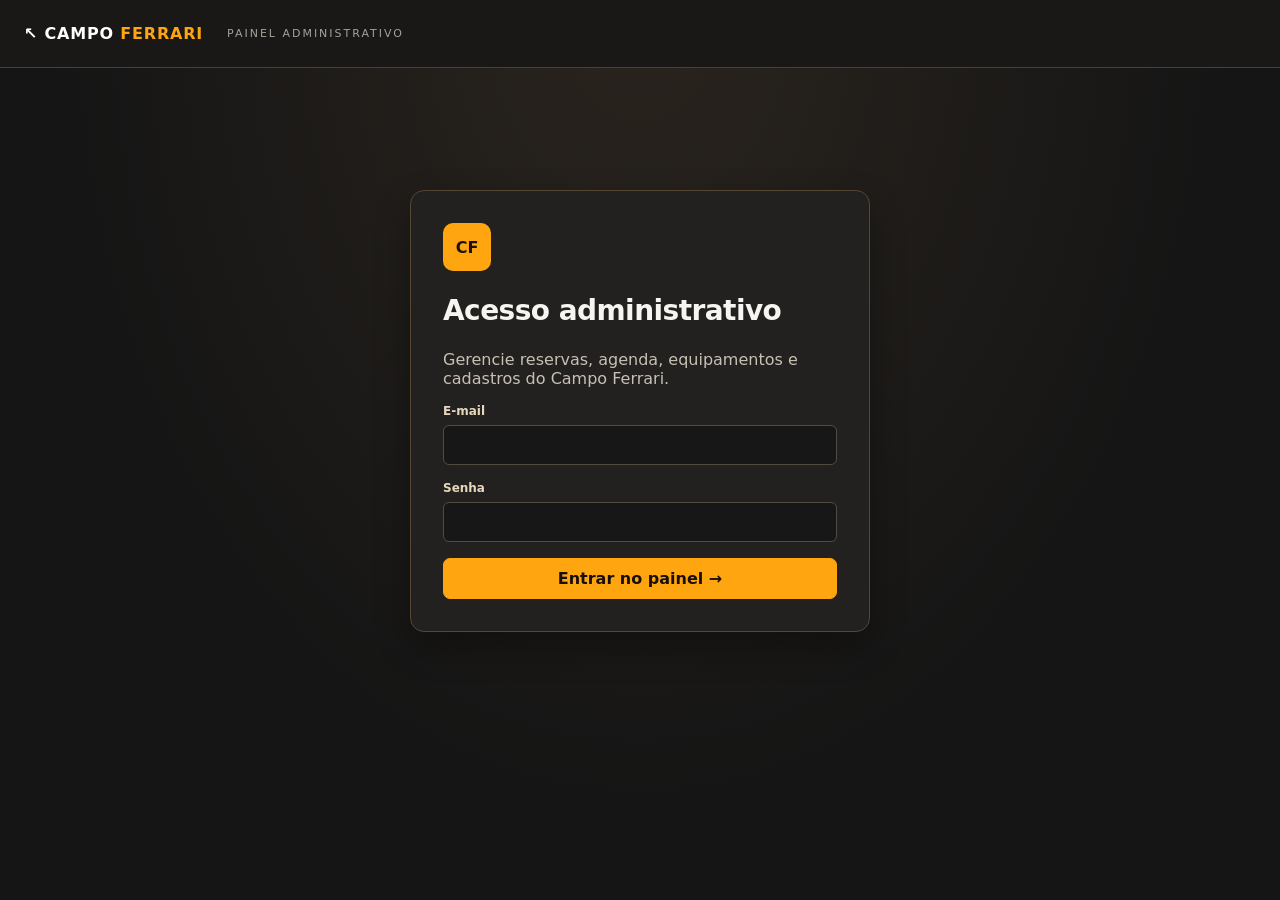
<file: maintenance/admin/index.html>
<!doctype html>
<html lang="pt-BR"><head><meta charset="utf-8"><meta name="viewport" content="width=device-width,initial-scale=1"><meta name="robots" content="noindex,nofollow"><title>Administração | Campo Ferrari</title><link rel="icon" href="/favicon.svg"><link rel="stylesheet" href="/admin/admin.css?v=20261023-whatsapp-divulgacao-1"><style>
:root{font-family:Inter,system-ui,-apple-system,Segoe UI,sans-serif;color:#f6f5f2;background:#151515;font-synthesis:none}*{box-sizing:border-box}body{margin:0;min-height:100vh;background:radial-gradient(ellipse at top,#2a241e 0,transparent 65%),#151515}button,input,select,textarea{font:inherit}button{cursor:pointer;border:1px solid #5b5143;background:#282624;color:#fff;border-radius:7px;padding:10px 16px}button:hover{border-color:#ffa510}button.primary{background:#ffa510;color:#181008;border-color:#ffa510;font-weight:800}button.danger{border-color:#b95858;color:#ffd4d4}.top{height:68px;padding:0 max(24px,calc((100vw - 1260px)/2));display:flex;align-items:center;gap:24px;border-bottom:1px solid #494037;background:#191817}.top span{font-size:11px;letter-spacing:.18em;color:#a5a099}.top #logout{margin-left:auto}.brand{text-decoration:none;color:#fff;font-weight:800;letter-spacing:.05em}.brand b{color:#ffa510}main{max-width:1260px;margin:auto;padding:32px 24px 75px}.login-card{max-width:460px;margin:10vh auto;padding:32px;background:#23211f;border-radius:14px;border:1px solid #554733;box-shadow:0 15px 35px #0005}.login-card .mark{width:48px;height:48px;display:grid;place-items:center;background:#ffa510;color:#1d1205;font-weight:1000;border-radius:10px}.login-card h1{font-size:28px}.login-card p,.intro p,.pane p{color:#c7c0b4}.login-card small{display:block;color:#c7c0b4;margin-top:20px;line-height:1.6}.login-card form{display:grid;gap:16px}label{font-size:12px;font-weight:700;color:#e7d8bd;display:flex;flex-direction:column;gap:7px}input,select,textarea{color:#f6f5f2;padding:12px 13px;border-radius:6px;background:#171717;border:1px solid #524b42;min-width:0;width:100%}input:focus,select:focus{outline:2px solid #ffa510;outline-offset:1px}input[type=checkbox]{width:auto}h1,h2{letter-spacing:-.02em}h1{font-size:36px}h2{font-size:23px}.eyebrow{color:#ffa510!important;letter-spacing:.16em;font-size:11px}.intro,.section-head{display:flex;justify-content:space-between;align-items:center;gap:24px}.intro h1{margin:.1em 0}.intro p{margin:0 0 14px}.stats{display:grid;grid-template-columns:repeat(5,1fr);gap:12px;margin:26px 0}.stat{background:#23211e;border:1px solid #493d30;border-radius:10px;padding:18px}.stat strong{display:block;font-size:29px;color:#ffa510}.stat span{font-size:12px;color:#dad2c6}.tabs{display:flex;flex-wrap:wrap;border-bottom:1px solid #574736;gap:6px;margin-bottom:24px}.tabs button{border:0;border-bottom:3px solid transparent;background:transparent;border-radius:0;color:#bdb4a9;padding:14px 17px}.tabs button.active{color:#ffa510;border-color:#ffa510}.pane{background:#211f1e;border:1px solid #463d32;border-radius:12px;padding:22px;min-height:180px}.table-scroll{overflow-x:auto}table{width:100%;border-collapse:collapse;text-align:left;min-width:650px}th{font-size:11px;letter-spacing:.08em;text-transform:uppercase;color:#bfb19c}td,th{border-bottom:1px solid #3b362f;padding:14px 10px;vertical-align:middle}td{font-size:13px}td small{display:block;color:#aaa093;margin-top:5px}td button,td select{padding:8px;font-size:12px}td select{min-width:145px}.inline-form{display:flex;flex-wrap:wrap;align-items:end;gap:12px;margin:16px 0 24px}.inline-form label{flex:1 1 170px}.checkbox{flex-direction:row;align-items:center}.stack{display:grid;gap:8px;margin:14px 0 25px}.stack article{background:#292522;border:1px solid #453e36;padding:12px;display:flex;align-items:center;justify-content:space-between;gap:12px;border-radius:6px}.stack small{color:#bbb}.settings-grid{display:grid;grid-template-columns:repeat(2,minmax(0,1fr));gap:18px}.settings-grid .wide{grid-column:1/-1}.settings-grid button{justify-self:start}.alert{background:#3e2525;color:#ffd9cb;padding:12px 14px;border-radius:7px;border:1px solid #8c4545}.alert.ok{background:#183b2f;border-color:#498d67;color:#d8ffde}.muted{color:#b6aca1}hr{border:0;border-top:1px solid #524431;margin:26px 0}@media(max-width:850px){.stats{grid-template-columns:repeat(2,1fr)}.settings-grid{grid-template-columns:1fr}.intro{align-items:start;flex-direction:column}.top span{display:none}}@media(max-width:540px){main{padding:20px 12px}.login-card{margin:4vh 0;padding:22px}.stats{gap:8px}.pane{padding:12px}.tabs button{padding:10px;font-size:12px}h1{font-size:29px}}

</style></head>
<body>
<header class="top"><a class="brand" href="../">↖ CAMPO <b>FERRARI</b></a><span>PAINEL ADMINISTRATIVO</span><button id="logout" hidden>Sair</button></header>
<main>
<section id="login" class="login-card"><div class="mark">CF</div><h1>Acesso administrativo</h1><p>Gerencie reservas, agenda, equipamentos e cadastros do Campo Ferrari.</p><form id="login-form"><label>E-mail<input name="email" type="email" autocomplete="username" required></label><label>Senha<input name="password" type="password" autocomplete="current-password" required></label><button type="submit" class="primary">Entrar no painel →</button></form><p class="alert" id="login-alert" role="alert" hidden></p><div id="setup-container" hidden><hr><h2>Primeiro acesso</h2><p>Cadastre o administrador somente após configurar uma chave de instalação exclusiva no servidor.</p><form id="setup-form"><label>Chave de instalação<input name="setup_key" type="password" autocomplete="off" required></label><label>E-mail administrativo<input name="email" type="email" autocomplete="email" required></label><label>Senha forte (mínimo 12 caracteres)<input name="password" type="password" minlength="12" autocomplete="new-password" required></label><button type="submit" class="primary">Criar administrador</button></form><p id="setup-alert" role="status" class="alert" hidden></p></div></section>
<section id="panel" hidden><div class="intro"><div><p class="eyebrow">CAMPO FERRARI / CONTROLE</p><h1>Central de gerenciamento</h1><p id="admin-welcome"></p></div><button id="refresh">Atualizar ↻</button></div>
<div class="stats" id="stats"></div>
<nav class="tabs" aria-label="Seções de administração"><button data-tab="reservations" class="active">Reservas</button><button data-tab="calendar">Datas e eventos</button><button data-tab="catalog">Equipamentos e preços</button><button data-tab="open-list">Lista aberta</button><button data-tab="suggestions">Sugestões</button><button data-tab="settings">Configurações</button></nav>
<p id="panel-alert" class="alert" role="status" hidden></p>
<div class="pane" data-pane="reservations"><div class="section-head"><h2>Solicitações de reserva</h2><select id="status-filter"><option value="">Todas</option><option value="pending">Pendente</option><option value="awaiting_payment">Aguardando pagamento</option><option value="payment_sent">Comprovante enviado</option><option value="confirmed">Confirmada</option><option value="cancelled">Cancelada</option></select></div><div class="table-scroll"><table><thead><tr><th>Protocolo / cliente</th><th>Data / turno</th><th>Jogadores</th><th>Total</th><th>Situação</th><th>Ação</th></tr></thead><tbody id="reservations-body"></tbody></table></div></div>
<div class="pane" data-pane="calendar" hidden><h2>Bloqueios de data</h2><form id="block-form" class="inline-form"><label>Data<input type="date" name="date" required></label><label>Motivo<input name="reason" maxlength="255" placeholder="Ex.: Manutenção"></label><button class="primary">Bloquear data</button></form><div id="blocked-list" class="stack"></div><hr><h2>Criar lista aberta</h2><p>Somente administradores podem publicar jogos. Os visitantes enxergam os eventos disponíveis e se inscrevem nas vagas existentes.</p><form id="event-form" class="inline-form"><label>Data<input type="date" name="date" required></label><label>Turno<select name="period" required><option value="">Selecione um turno</option><option value="manha">Manhã · 08:00–13:00</option><option value="tarde">Tarde · 13:30–18:30</option><option value="noite">Noite · 19:00–23:30</option></select></label><label>Título<input name="title" maxlength="150" value="Jogo de Lista Aberta" required></label><label>Vagas (pessoas)<input type="number" min="1" max="100" name="max_players" value="20" required></label><label class="event-notes">Descrição pública (opcional)<textarea name="notes" maxlength="1000" rows="2" placeholder="Regras e detalhes do evento"></textarea></label><button class="primary">Publicar lista aberta</button></form><div id="events-list" class="stack"></div></div>
<div class="pane" data-pane="catalog" hidden><div class="section-head"><h2>Catálogo</h2><select id="catalog-kind"><option value="equipment">Equipamentos</option><option value="accessories">Acessórios</option><option value="ammo">Munição</option></select></div><div class="table-scroll"><table><thead><tr><th>Produto</th><th>Preço</th><th>Unidades</th><th>Ativo</th><th>Ações</th></tr></thead><tbody id="catalog-body"></tbody></table></div><h3>Relatório de disponibilidade por data</h3><form id="inventory-form" class="inline-form"><label>Data<input name="date" type="date" required></label><button>Consultar estoque reservado</button></form><div id="inventory-result"></div><hr><h3 id="product-heading">Novo item</h3><form id="product-form" class="inline-form"><input type="hidden" name="id"><label>Nome<input name="name" maxlength="150" required></label><label>Preço R$<input name="price" type="number" step="0.01" min="0" required></label><label>Unidades disponíveis / munições<input name="units" type="number" min="0" value="1"></label><label id="ammo-included-field">Munição inclusa (equipamentos)<input name="ammo" type="number" min="0" value="0"></label><label class="checkbox"><input type="checkbox" name="active" checked>Ativo</label><button class="primary">Salvar produto</button><button type="button" id="product-clear">Limpar</button></form></div>
<div class="pane" data-pane="open-list" hidden><div class="section-head"><h2>Inscritos nas listas abertas</h2><label>Filtrar por evento<select id="event-filter"><option value="">Todos os eventos</option></select></label></div><p>Os contatos e os nomes completos dos demais participantes só aparecem para o administrador. Arquivar uma inscrição libera suas vagas. Excluir apaga o cadastro definitivamente. Registros antigos e concluídos podem ser limpos automaticamente após 24 horas.</p><div class="table-scroll"><table><thead><tr><th>Nome / WhatsApp</th><th>Participantes</th><th>Evento / turno</th><th>Situação</th><th>Ações</th></tr></thead><tbody id="open-list-body"></tbody></table></div>
  <section class="whatsapp-share" aria-labelledby="whatsapp-share-title">
    <div class="whatsapp-share-heading"><div><h3 id="whatsapp-share-title">Mensagem para WhatsApp</h3><p>Monte a lista do evento selecionado, confira os dados e copie o texto para enviar no WhatsApp.</p></div></div>
    <div class="whatsapp-share-controls">
      <label>Evento para divulgação<select id="whatsapp-event-select"><option value="">Selecione um evento</option></select></label>
      <label class="whatsapp-share-opt"><input id="whatsapp-include-companions" type="checkbox">Incluir o primeiro nome dos acompanhantes <small>(somente se houver autorização para divulgar)</small></label>
    </div>
    <label for="whatsapp-message">Texto da divulgação (você pode editar antes de copiar)</label>
    <textarea id="whatsapp-message" rows="17" spellcheck="false" placeholder="Selecione um evento para gerar a mensagem." disabled></textarea>
    <p class="whatsapp-share-note" id="whatsapp-share-status" role="status" aria-live="polite">Selecione um evento para gerar a mensagem.</p>
    <div class="whatsapp-share-actions">
      <button class="primary" id="whatsapp-copy" type="button" disabled>Copiar mensagem</button>
      <button id="whatsapp-regenerate" type="button" disabled>Atualizar texto com dados do evento</button>
    </div>
    <small class="whatsapp-share-privacy">A mensagem não inclui WhatsApp nem nomes completos dos inscritos. O valor da entrada e a chave PIX vêm de Configurações. A lista é atualizada ao recarregar os dados do painel.</small>
  </section></div>
<div class="pane" data-pane="suggestions" hidden><h2>Sugestões recebidas</h2><p>Você pode excluir mensagens individualmente. Sugestões já tratadas são elegíveis à limpeza automática após 24 horas.</p><div class="table-scroll"><table><thead><tr><th>Contato</th><th>Mensagem</th><th>Avaliação</th><th>Situação</th><th>Ações</th></tr></thead><tbody id="suggestions-body"></tbody></table></div></div>
<div class="pane" data-pane="settings" hidden><h2>Configurações do campo</h2><p>Os valores cadastrados são utilizados nos cálculos de reservas. Dados PIX são fornecidos pela API pública para a orientação ao cliente: utilize somente uma chave comercial verificada.</p><form id="settings-form" class="settings-grid"><label>Valor da entrada (R$)<input name="entry_fee" type="number" min="0" step="0.01" required></label><label>Sinal (%)<input name="deposit_percent" type="number" min="0" max="100" step="0.01" required></label><label>Chave PIX<input name="pix_key" maxlength="200"></label><label>Titular PIX<input name="pix_holder_name" maxlength="160"></label><label>Banco PIX<input name="pix_bank" maxlength="160"></label><label>WhatsApp (55 + DDD)<input name="whatsapp_number" maxlength="30"></label><label>Nome do campo<input name="field_name" maxlength="160"></label><label>Endereço<input name="address" maxlength="255"></label><label>Horários<input name="hours_info" maxlength="255"></label><label>Instagram<input name="instagram" maxlength="255"></label><label class="wide">Orientações de pagamento<textarea name="pix_instructions" maxlength="1000" rows="3"></textarea></label><button class="primary">Salvar configurações</button></form></div>
</section>
</main><script src="/admin/admin.js?v=20261023-mapa-1" type="module"></script></body></html>
</file>
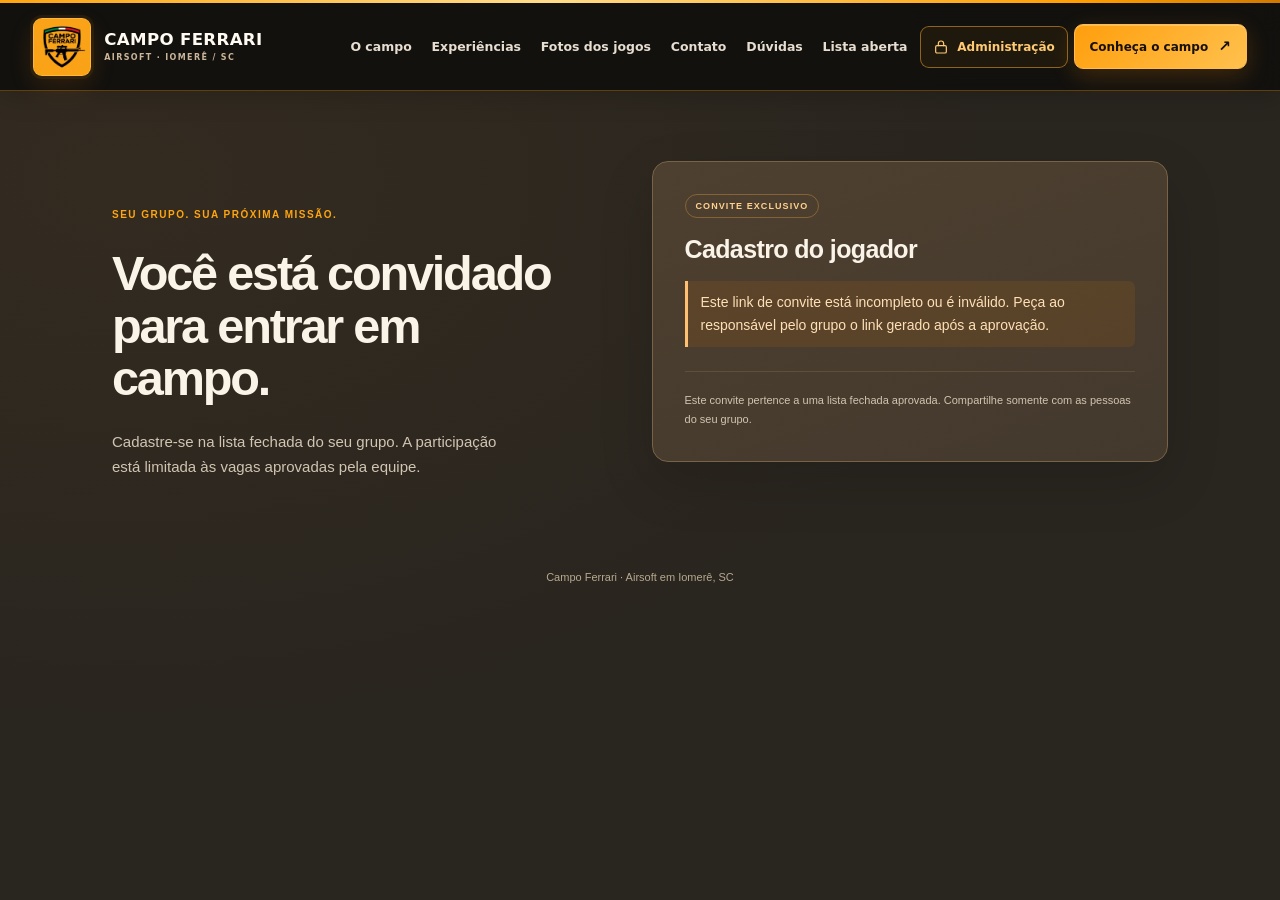
<file: convite.html>
<!doctype html>
<html lang="pt-BR">
<head>
  <meta charset="utf-8">
  <meta name="viewport" content="width=device-width, initial-scale=1">
  <meta name="robots" content="noindex,nofollow,noarchive">
  <meta name="referrer" content="no-referrer">
  <meta name="theme-color" content="#ffa510">
  <title>Convite para jogar | Campo Ferrari</title>
  <link rel="icon" href="favicon.svg" type="image/svg+xml">
  <link rel="stylesheet" href="assets/css/convite.css?v=20261031-autoedicao-v3">
<link rel="stylesheet" href="/assets/css/header-ferrari-v12-19.css?v=20261031-unificado">
<link rel="stylesheet" href="/assets/css/header-unificado-20261031.css?v=20261031-1">
</head>
<body>
  <header class="site-header cf-site-header cf-unified-header" data-cf-unified-header>
  <nav class="navbar navbar-expand-lg navbar-dark container cf-main-navbar" aria-label="Navegação principal">
    <a href="/index.html#topo" class="navbar-brand cf-brand" aria-label="Campo Ferrari — página inicial">
      <img src="/assets/images/logo.webp" class="brand-logo" width="60" height="60" alt="" />
      <span class="cf-brand-copy"><span class="cf-brand-title">CAMPO FERRARI</span><span class="brand-sub">AIRSOFT · IOMERÊ / SC</span></span>
    </a>
    <div class="cf-mobile-nav-actions">
      <a class="cf-mobile-admin" href="/admin/" aria-label="Abrir área administrativa" title="Administração"><svg aria-hidden="true" fill="none" width="16" height="16" stroke="currentColor" stroke-linecap="round" stroke-linejoin="round" stroke-width="1.8" viewBox="0 0 24 24"><rect x="4" y="10" width="16" height="11" rx="2"></rect><path d="M8 10V7a4 4 0 0 1 8 0v3"></path></svg></a>
      <button type="button" class="navbar-toggler" data-cf-header-toggle aria-controls="cf-global-menu" aria-expanded="false" aria-label="Abrir navegação"><span class="navbar-toggler-icon" aria-hidden="true"></span></button>
    </div>
    <div id="cf-global-menu" class="collapse navbar-collapse" data-cf-header-menu>
      <ul class="navbar-nav ms-auto align-items-lg-center cf-navbar-links">
        <li class="nav-item"><a class="nav-link" href="/index.html#campo">O campo</a></li>
<li class="nav-item"><a class="nav-link" href="/index.html#modalidades">Experiências</a></li>
<li class="nav-item"><a class="nav-link" href="/fotos.html">Fotos dos jogos</a></li>
<li class="nav-item"><a class="nav-link" href="/index.html#contato">Contato</a></li>
<li class="nav-item"><a class="nav-link" href="/index.html#duvidas">Dúvidas</a></li>
<li class="nav-item"><a class="nav-link" href="/index.html#agendar">Lista aberta</a></li>
        <li class="nav-item cf-admin-nav-item"><a class="cf-admin-nav-link" href="/admin/"><svg aria-hidden="true" fill="none" width="16" height="16" stroke="currentColor" stroke-linecap="round" stroke-linejoin="round" stroke-width="1.8" viewBox="0 0 24 24"><rect x="4" y="10" width="16" height="11" rx="2"></rect><path d="M8 10V7a4 4 0 0 1 8 0v3"></path></svg><span>Administração</span></a></li>
      <li class="nav-item cf-booking-nav-item"><a class="cf-nav-booking cf-header-cta" href="/">Conheça o campo <span aria-hidden="true" class="cf-nav-arrow">↗</span></a></li>
      </ul>
    </div>
    </nav>
</header>
  <main class="invite-main">
    <div class="invite-intro"><p class="invite-eyebrow">SEU GRUPO. SUA PRÓXIMA MISSÃO.</p><h1>Você está convidado<br>para entrar em campo.</h1><p>Cadastre-se na lista fechada do seu grupo. A participação está limitada às vagas aprovadas pela equipe.</p></div>
    <section class="invite-card" aria-labelledby="invite-title">
      <div class="invite-card-heading"><span class="invite-badge" id="invite-badge">CONVITE EXCLUSIVO</span><h2 id="invite-title">Cadastro do jogador</h2></div>
      <p class="invite-message" id="invite-message" role="status" aria-live="polite">Consultando seu convite…</p>
      <button class="invite-secondary" id="invite-retry" type="button" hidden>Tentar novamente</button>
      <dl class="invite-summary" id="invite-summary" hidden><div><dt>Data</dt><dd id="invite-date"></dd></div><div><dt>Turnos</dt><dd id="invite-period"></dd></div><div><dt>Vagas para cadastro</dt><dd id="invite-spots"></dd></div></dl>
      <section class="invite-roster" id="invite-roster" hidden aria-labelledby="invite-roster-title">
        <div class="invite-roster-heading"><h3 id="invite-roster-title">Jogadores cadastrados</h3><span class="invite-roster-count" id="invite-roster-count"></span></div>
        <p class="invite-roster-help">Veja quem já confirmou. Os nomes aparecem para o grupo quando autorizados pelos jogadores; os telefones continuam privados.</p>
        <ol class="invite-roster-list" id="invite-roster-list"></ol>
        <p class="invite-edit-hint" id="invite-edit-hint" role="status" hidden></p>
        <button class="invite-copy-link" id="invite-copy-roster" type="button" hidden>Copiar meu link individual de edição</button>
        <p class="invite-roster-help">Precisa corrigir seus dados? Use o mesmo aparelho do cadastro ou seu link particular. <strong>Não é necessária aprovação do administrador.</strong></p>
        <button class="invite-copy-link invite-open-edit" id="invite-open-edit" type="button" hidden>✎ Editar meu cadastro</button>
        <section class="invite-recover" id="invite-recover" hidden aria-label="Abrir meu link individual">
          <h4>Editar sem pedir autorização</h4>
          <p class="invite-roster-help">Cole o link individual que você recebeu ao confirmar a inscrição. Ele libera somente o seu cadastro.</p>
          <form id="invite-recover-form">
            <label for="invite-edit-link">Meu link particular de edição</label>
            <input id="invite-edit-link" type="text" inputmode="url" autocomplete="off" spellcheck="false" placeholder="Cole aqui seu link de edição" required>
            <p id="invite-recover-feedback" class="invite-edit-feedback" role="status" aria-live="polite"></p>
            <div class="invite-edit-buttons"><button class="invite-submit" id="invite-recover-submit" type="submit">Abrir minha edição</button><button class="invite-secondary" id="invite-recover-cancel" type="button">Cancelar</button></div>
          </form>
          <p class="invite-roster-help">Cadastros antigos feitos antes da criação dos links individuais precisam de uma identificação segura inicial. Não é possível editar outros jogadores apenas com o link do grupo.</p>
        </section>
        <form class="invite-edit-form" id="invite-edit-form" hidden>
          <h4>Alterar meu nome</h4>
          <label for="invite-edit-name">Nome completo</label>
          <input id="invite-edit-name" name="name" type="text" minlength="2" maxlength="120" autocomplete="name" required>
          <label class="invite-public-consent"><input id="invite-edit-public" type="checkbox"><span>Autorizo mostrar meu nome completo às pessoas com este convite (opcional).</span></label>
          <p class="invite-edit-feedback" id="invite-edit-feedback" role="status" aria-live="polite"></p>
          <div class="invite-edit-buttons"><button class="invite-submit" type="submit" id="invite-edit-save">Salvar alteração</button><button class="invite-secondary" type="button" id="invite-edit-cancel">Cancelar</button></div>
        </form>
      </section>
      <form id="invite-form" hidden>
        <p class="invite-form-intro">Preencha seus dados. Seu WhatsApp fica restrito à administração. Você escolhe se quer mostrar seu nome completo às pessoas com o convite.</p>
        <fieldset id="invite-fields">
          <label for="invite-name">Seu nome completo <span aria-hidden="true">*</span></label>
          <input id="invite-name" name="name" type="text" autocomplete="name" minlength="2" maxlength="120" required>
          <label for="invite-phone">WhatsApp com DDD <span aria-hidden="true">*</span></label>
          <input id="invite-phone" name="whatsapp" type="tel" autocomplete="tel" inputmode="tel" maxlength="24" placeholder="(49) 99999-9999" aria-describedby="invite-phone-help" required>
          <small id="invite-phone-help">Usado pela equipe para falar sobre este jogo.</small>
          <div class="invite-consents"><label class="invite-public-consent"><input name="public_name_consent" type="checkbox"><span>Autorizo mostrar meu nome completo às pessoas que têm o link deste convite (opcional).</span></label><label><input name="responsible_adult" type="checkbox" required><span>Confirmo que tenho 18 anos ou mais e sou responsável por este cadastro.</span></label><label><input name="privacy_consent" type="checkbox" required><span>Autorizo o contato sobre este jogo e aceito a <a href="politica-de-privacidade.html" target="_blank" rel="noopener noreferrer">Política de Privacidade</a>.</span></label></div>
          <button class="invite-submit" id="invite-submit" type="submit">Confirmar meu cadastro <span aria-hidden="true">↗</span></button>
        </fieldset>
      </form>
      <section id="invite-success" class="invite-success" hidden aria-labelledby="invite-success-title"><span class="invite-check" aria-hidden="true">✓</span><h3 id="invite-success-title">Cadastro confirmado!</h3><p id="invite-success-text"></p><p>Você já está na relação de jogadores. É possível alterar seu nome pelo link individual de edição antes do jogo. Aguarde as orientações da equipe e combine os detalhes com o responsável pelo grupo.</p><button class="invite-copy-link" id="invite-copy-link" type="button" hidden>Copiar meu link particular de edição</button><button class="invite-copy-link invite-success-edit" id="invite-success-edit" type="button" hidden>✎ Corrigir meu nome agora</button><p class="invite-edit-feedback" id="invite-link-feedback" role="status"></p><a class="invite-secondary" href="./">Conhecer o Campo Ferrari <span aria-hidden="true">↗</span></a></section>
      <p class="invite-note">Este convite pertence a uma lista fechada aprovada. Compartilhe somente com as pessoas do seu grupo.</p>
    </section>
  </main>
  <footer class="invite-footer">Campo Ferrari · Airsoft em Iomerê, SC</footer>
  <script type="module" src="assets/js/convite.js?v=20261031-autoedicao-v3"></script>
<script src="/assets/js/header-unificado-20261031.js?v=20261031-1" defer></script>
</body>
</html>
</file>
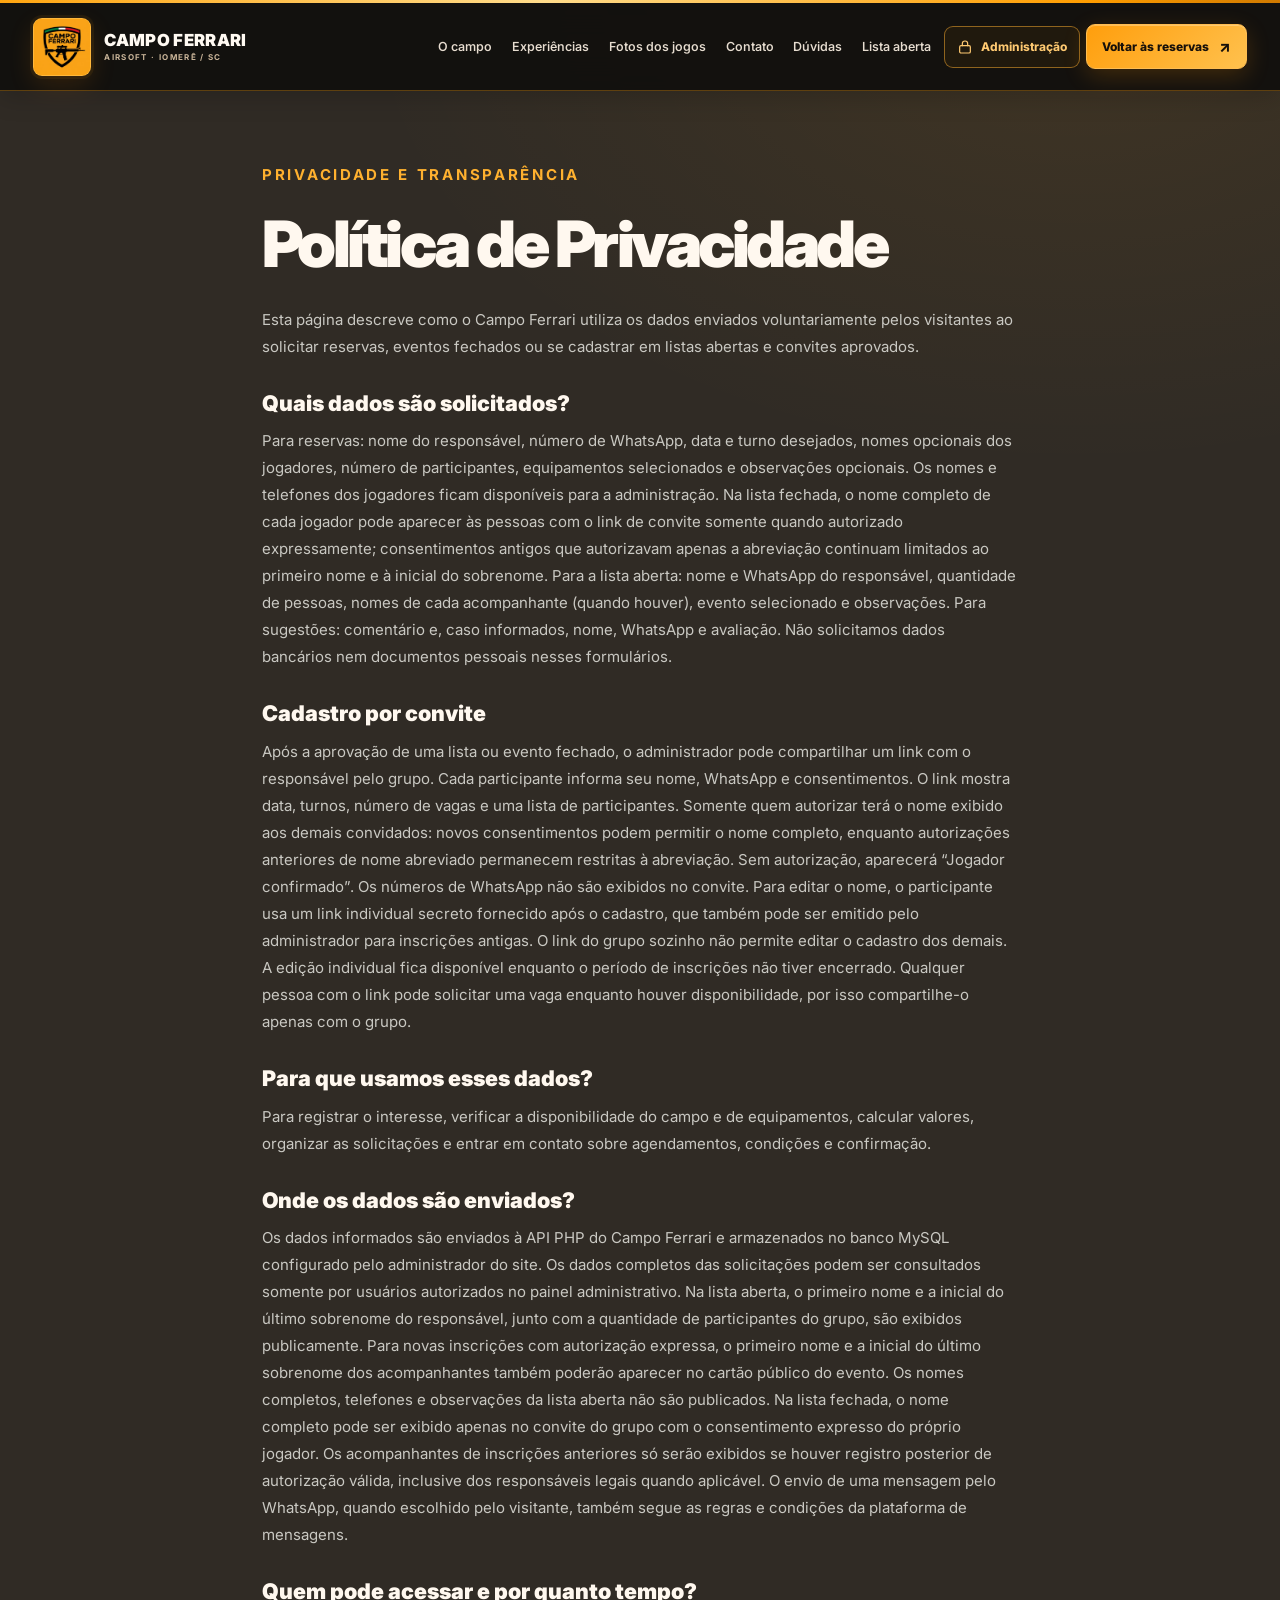
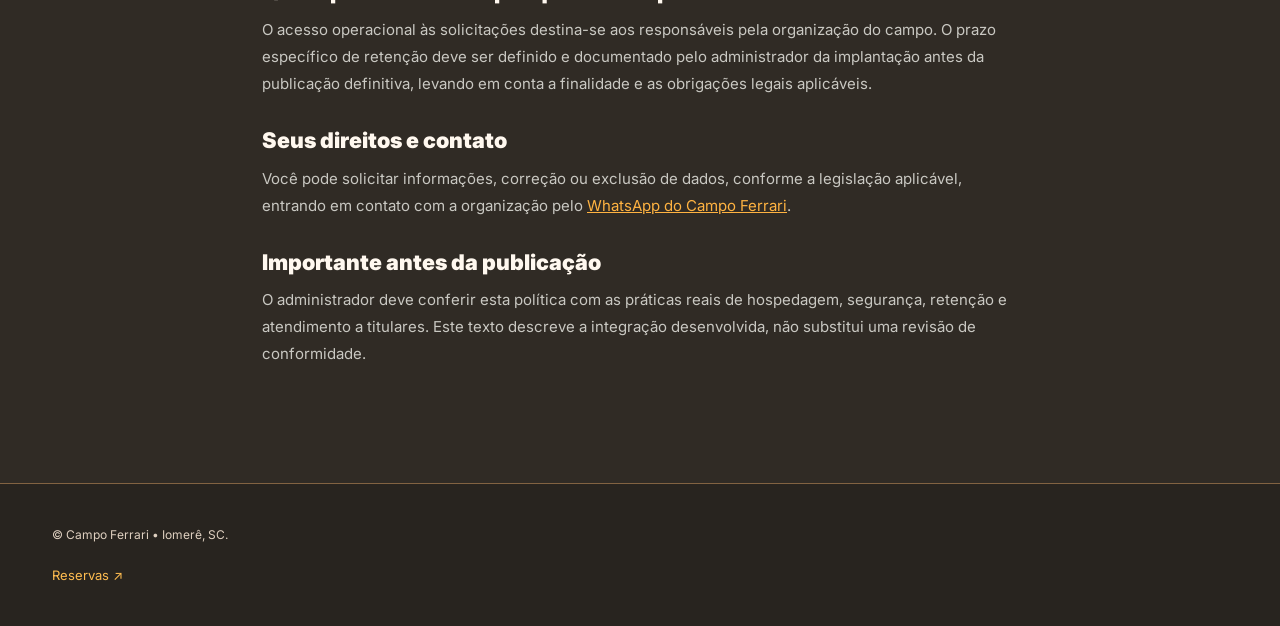
<file: politica-de-privacidade.html>
<!DOCTYPE html>
<html lang="pt-BR">
<head>
<link rel="preconnect" href="https://fonts.googleapis.com"/>
<link rel="preconnect" href="https://fonts.gstatic.com" crossorigin/>
<link href="https://fonts.googleapis.com/css2?family=Inter:ital,wght@0,100..900;1,100..900&amp;display=swap" rel="stylesheet"/>
<link rel="icon" type="image/png" sizes="96x96" href="/assets/favicons/favicon-96x96.png"/>
<link rel="shortcut icon" type="image/x-icon" href="/favicon.ico"/>
<link rel="apple-touch-icon" sizes="180x180" href="/assets/favicons/apple-touch-icon.png"/>
<link rel="manifest" href="/assets/favicons/site.webmanifest"/>

  <meta charset="UTF-8"/>
  <meta name="viewport" content="width=device-width, initial-scale=1"/>
  <meta name="robots" content="index,follow"/>
  <title>Política de Privacidade | Campo Ferrari Airsoft</title>
  <meta name="description" content="Saiba como os dados enviados nos formulários de reserva e lista aberta do Campo Ferrari são utilizados."/>
  <link rel="stylesheet" href="assets/css/vendor/bootstrap.min.css"/>
  <link rel="stylesheet" href="assets/css/styles.css"/>
  <style>
    .policy-page{max-width:800px;margin:0 auto;padding:70px 22px 100px}
    .policy-page h1{font-size:clamp(2.4rem,5vw,4rem)}
    .policy-page h2{font-size:1.35rem;letter-spacing:normal;margin:32px 0 13px}
    .policy-page p,.policy-page li{line-height:1.8;color:#c9c8c2;font-size:15px}
    .policy-page a{color:#ffb341}
  </style>
<link rel="stylesheet" href="assets/css/paleta-ferrari-clara.css?v=20261023-1"/>

<meta name="theme-color" content="#ffa510"/>
<link rel="stylesheet" href="assets/css/font-inter.css?v=20261029-v12-11"/>
<link rel="stylesheet" href="/assets/css/header-ferrari-v12-19.css?v=20261031-unificado">
<link rel="stylesheet" href="/assets/css/header-unificado-20261031.css?v=20261031-1">
</head>
<body>
  <header class="site-header cf-site-header cf-unified-header" data-cf-unified-header>
  <nav class="navbar navbar-expand-lg navbar-dark container cf-main-navbar" aria-label="Navegação principal">
    <a href="/index.html#topo" class="navbar-brand cf-brand" aria-label="Campo Ferrari — página inicial">
      <img src="/assets/images/logo.webp" class="brand-logo" width="60" height="60" alt="" />
      <span class="cf-brand-copy"><span class="cf-brand-title">CAMPO FERRARI</span><span class="brand-sub">AIRSOFT · IOMERÊ / SC</span></span>
    </a>
    <div class="cf-mobile-nav-actions">
      <a class="cf-mobile-admin" href="/admin/" aria-label="Abrir área administrativa" title="Administração"><svg aria-hidden="true" fill="none" width="16" height="16" stroke="currentColor" stroke-linecap="round" stroke-linejoin="round" stroke-width="1.8" viewBox="0 0 24 24"><rect x="4" y="10" width="16" height="11" rx="2"></rect><path d="M8 10V7a4 4 0 0 1 8 0v3"></path></svg></a>
      <button type="button" class="navbar-toggler" data-cf-header-toggle aria-controls="cf-global-menu" aria-expanded="false" aria-label="Abrir navegação"><span class="navbar-toggler-icon" aria-hidden="true"></span></button>
    </div>
    <div id="cf-global-menu" class="collapse navbar-collapse" data-cf-header-menu>
      <ul class="navbar-nav ms-auto align-items-lg-center cf-navbar-links">
        <li class="nav-item"><a class="nav-link" href="/index.html#campo">O campo</a></li>
<li class="nav-item"><a class="nav-link" href="/index.html#modalidades">Experiências</a></li>
<li class="nav-item"><a class="nav-link" href="/fotos.html">Fotos dos jogos</a></li>
<li class="nav-item"><a class="nav-link" href="/index.html#contato">Contato</a></li>
<li class="nav-item"><a class="nav-link" href="/index.html#duvidas">Dúvidas</a></li>
<li class="nav-item"><a class="nav-link" href="/index.html#agendar">Lista aberta</a></li>
        <li class="nav-item cf-admin-nav-item"><a class="cf-admin-nav-link" href="/admin/"><svg aria-hidden="true" fill="none" width="16" height="16" stroke="currentColor" stroke-linecap="round" stroke-linejoin="round" stroke-width="1.8" viewBox="0 0 24 24"><rect x="4" y="10" width="16" height="11" rx="2"></rect><path d="M8 10V7a4 4 0 0 1 8 0v3"></path></svg><span>Administração</span></a></li>
      <li class="nav-item cf-booking-nav-item"><a class="cf-nav-booking cf-header-cta" href="/index.html#agendar">Voltar às reservas <span aria-hidden="true" class="cf-nav-arrow">↗</span></a></li>
      </ul>
    </div>
    </nav>
</header>
  <main class="policy-page"><p class="eyebrow text-accent">PRIVACIDADE E TRANSPARÊNCIA</p><h1>Política de Privacidade</h1>
    <p>Esta página descreve como o Campo Ferrari utiliza os dados enviados voluntariamente pelos visitantes ao solicitar reservas, eventos fechados ou se cadastrar em listas abertas e convites aprovados.</p>
    <h2>Quais dados são solicitados?</h2>
    <p>Para reservas: nome do responsável, número de WhatsApp, data e turno desejados, nomes opcionais dos jogadores, número de participantes, equipamentos selecionados e observações opcionais. Os nomes e telefones dos jogadores ficam disponíveis para a administração. Na lista fechada, o nome completo de cada jogador pode aparecer às pessoas com o link de convite somente quando autorizado expressamente; consentimentos antigos que autorizavam apenas a abreviação continuam limitados ao primeiro nome e à inicial do sobrenome. Para a lista aberta: nome e WhatsApp do responsável, quantidade de pessoas, nomes de cada acompanhante (quando houver), evento selecionado e observações. Para sugestões: comentário e, caso informados, nome, WhatsApp e avaliação. Não solicitamos dados bancários nem documentos pessoais nesses formulários.</p>
    <h2>Cadastro por convite</h2><p>Após a aprovação de uma lista ou evento fechado, o administrador pode compartilhar um link com o responsável pelo grupo. Cada participante informa seu nome, WhatsApp e consentimentos. O link mostra data, turnos, número de vagas e uma lista de participantes. Somente quem autorizar terá o nome exibido aos demais convidados: novos consentimentos podem permitir o nome completo, enquanto autorizações anteriores de nome abreviado permanecem restritas à abreviação. Sem autorização, aparecerá “Jogador confirmado”. Os números de WhatsApp não são exibidos no convite. Para editar o nome, o participante usa um link individual secreto fornecido após o cadastro, que também pode ser emitido pelo administrador para inscrições antigas. O link do grupo sozinho não permite editar o cadastro dos demais. A edição individual fica disponível enquanto o período de inscrições não tiver encerrado. Qualquer pessoa com o link pode solicitar uma vaga enquanto houver disponibilidade, por isso compartilhe-o apenas com o grupo.</p><h2>Para que usamos esses dados?</h2>
    <p>Para registrar o interesse, verificar a disponibilidade do campo e de equipamentos, calcular valores, organizar as solicitações e entrar em contato sobre agendamentos, condições e confirmação.</p>
    <h2>Onde os dados são enviados?</h2>
    <p>Os dados informados são enviados à API PHP do Campo Ferrari e armazenados no banco MySQL configurado pelo administrador do site. Os dados completos das solicitações podem ser consultados somente por usuários autorizados no painel administrativo. Na lista aberta, o primeiro nome e a inicial do último sobrenome do responsável, junto com a quantidade de participantes do grupo, são exibidos publicamente. Para novas inscrições com autorização expressa, o primeiro nome e a inicial do último sobrenome dos acompanhantes também poderão aparecer no cartão público do evento. Os nomes completos, telefones e observações da lista aberta não são publicados. Na lista fechada, o nome completo pode ser exibido apenas no convite do grupo com o consentimento expresso do próprio jogador. Os acompanhantes de inscrições anteriores só serão exibidos se houver registro posterior de autorização válida, inclusive dos responsáveis legais quando aplicável. O envio de uma mensagem pelo WhatsApp, quando escolhido pelo visitante, também segue as regras e condições da plataforma de mensagens.</p>
    <h2>Quem pode acessar e por quanto tempo?</h2>
    <p>O acesso operacional às solicitações destina-se aos responsáveis pela organização do campo. O prazo específico de retenção deve ser definido e documentado pelo administrador da implantação antes da publicação definitiva, levando em conta a finalidade e as obrigações legais aplicáveis.</p>
    <h2>Seus direitos e contato</h2>
    <p>Você pode solicitar informações, correção ou exclusão de dados, conforme a legislação aplicável, entrando em contato com a organização pelo <a href="https://wa.me/5549991032914" target="_blank" rel="noopener noreferrer">WhatsApp do Campo Ferrari</a>.</p>
    <h2>Importante antes da publicação</h2>
    <p>O administrador deve conferir esta política com as práticas reais de hospedagem, segurança, retenção e atendimento a titulares. Este texto descreve a integração desenvolvida, não substitui uma revisão de conformidade.</p>
  </main>
  <footer><div class="container"><p>© Campo Ferrari • Iomerê, SC.</p><a class="text-link" href="index.html#agendar">Reservas ↗</a></div></footer>
<script src="/assets/js/header-unificado-20261031.js?v=20261031-1" defer></script>
</body>
</html>
</file>
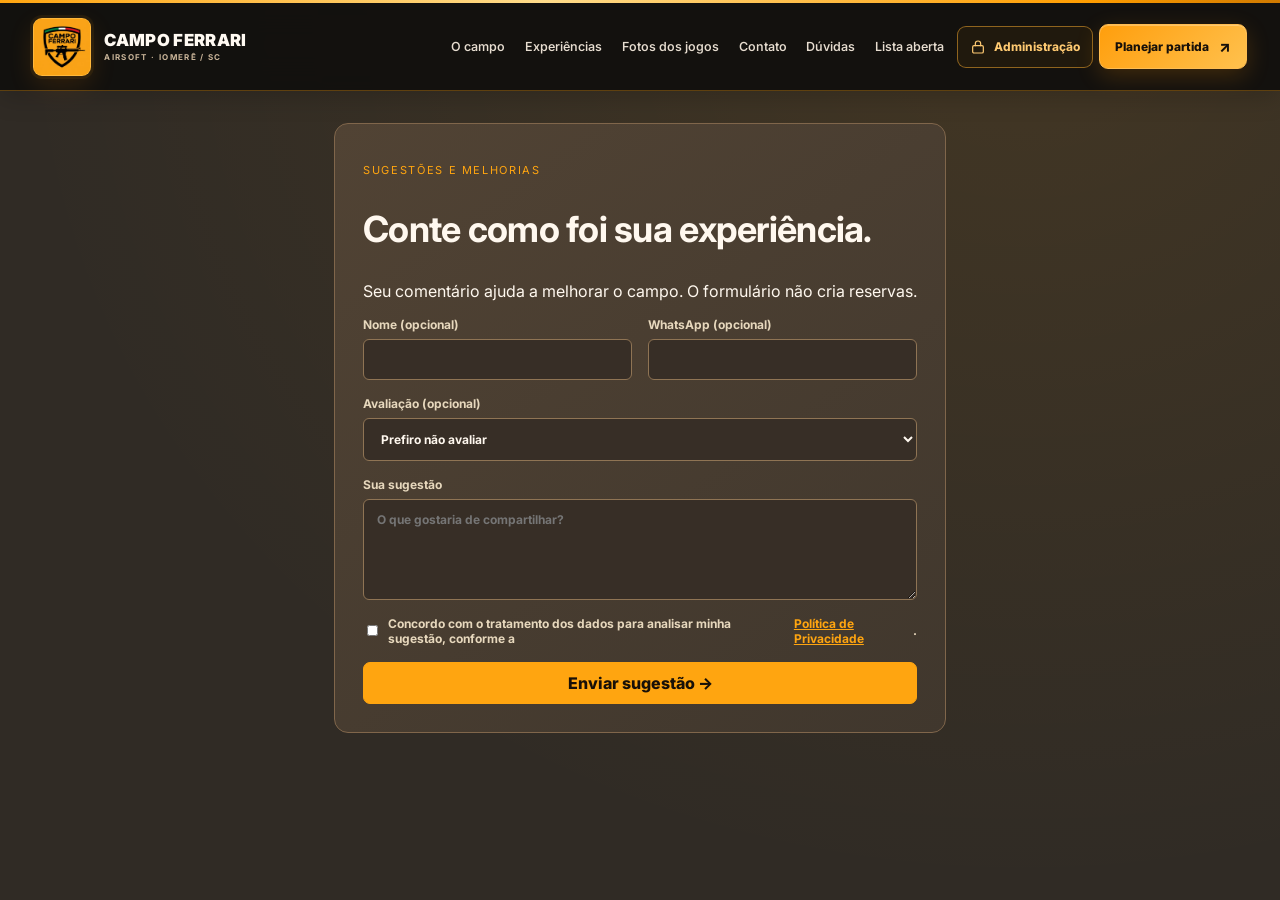
<file: sugestoes.html>
<!doctype html><html lang="pt-BR"><head>
<link rel="preconnect" href="https://fonts.googleapis.com"/>
<link rel="preconnect" href="https://fonts.gstatic.com" crossorigin/>
<link href="https://fonts.googleapis.com/css2?family=Inter:ital,wght@0,100..900;1,100..900&amp;display=swap" rel="stylesheet"/>
<link rel="icon" type="image/png" sizes="96x96" href="/assets/favicons/favicon-96x96.png"/>
<link rel="shortcut icon" type="image/x-icon" href="/favicon.ico"/>
<link rel="apple-touch-icon" sizes="180x180" href="/assets/favicons/apple-touch-icon.png"/>
<link rel="manifest" href="/assets/favicons/site.webmanifest"/>
<meta charset="utf-8"><meta name="viewport" content="width=device-width,initial-scale=1"><title>Sugestões | Campo Ferrari</title><meta name="description" content="Compartilhe sua experiência e sugestões para melhorar o Campo Ferrari.">
<link rel="stylesheet" href="admin/admin.css"><style>main{max-width:660px}article{background:#23211f;border:1px solid #574938;padding:28px;border-radius:14px}form{display:grid;gap:16px}.form-row{display:grid;grid-template-columns:1fr 1fr;gap:16px}.hint{font-size:13px;color:#c7c0b4}.eyebrow{letter-spacing:.15em;color:#ffa510}@media(max-width:500px){.form-row{grid-template-columns:1fr}}body{background:radial-gradient(ellipse at 80% 0,rgba(255,171,25,.09),transparent 70%),#302b25;color:#fff8ef}
.top{background:#2b251e;border-bottom-color:#80664b}
main article{background:linear-gradient(145deg,#514334,#40372d);border-color:#80664b}
.hint{color:#e4d7c7}main input,main select,main textarea{background:#372e26;border-color:#8f7454;color:#fff8ef}
</style>
<meta name="theme-color" content="#ffa510"/>
<link rel="stylesheet" href="assets/css/font-inter.css?v=20261029-v12-11"/>
<link rel="stylesheet" href="/assets/css/header-ferrari-v12-19.css?v=20261031-unificado">
<link rel="stylesheet" href="/assets/css/header-unificado-20261031.css?v=20261031-1">
</head><body><header class="site-header cf-site-header cf-unified-header" data-cf-unified-header>
  <nav class="navbar navbar-expand-lg navbar-dark container cf-main-navbar" aria-label="Navegação principal">
    <a href="/index.html#topo" class="navbar-brand cf-brand" aria-label="Campo Ferrari — página inicial">
      <img src="/assets/images/logo.webp" class="brand-logo" width="60" height="60" alt="" />
      <span class="cf-brand-copy"><span class="cf-brand-title">CAMPO FERRARI</span><span class="brand-sub">AIRSOFT · IOMERÊ / SC</span></span>
    </a>
    <div class="cf-mobile-nav-actions">
      <a class="cf-mobile-admin" href="/admin/" aria-label="Abrir área administrativa" title="Administração"><svg aria-hidden="true" fill="none" width="16" height="16" stroke="currentColor" stroke-linecap="round" stroke-linejoin="round" stroke-width="1.8" viewBox="0 0 24 24"><rect x="4" y="10" width="16" height="11" rx="2"></rect><path d="M8 10V7a4 4 0 0 1 8 0v3"></path></svg></a>
      <button type="button" class="navbar-toggler" data-cf-header-toggle aria-controls="cf-global-menu" aria-expanded="false" aria-label="Abrir navegação"><span class="navbar-toggler-icon" aria-hidden="true"></span></button>
    </div>
    <div id="cf-global-menu" class="collapse navbar-collapse" data-cf-header-menu>
      <ul class="navbar-nav ms-auto align-items-lg-center cf-navbar-links">
        <li class="nav-item"><a class="nav-link" href="/index.html#campo">O campo</a></li>
<li class="nav-item"><a class="nav-link" href="/index.html#modalidades">Experiências</a></li>
<li class="nav-item"><a class="nav-link" href="/fotos.html">Fotos dos jogos</a></li>
<li class="nav-item"><a class="nav-link" href="/index.html#contato">Contato</a></li>
<li class="nav-item"><a class="nav-link" href="/index.html#duvidas">Dúvidas</a></li>
<li class="nav-item"><a class="nav-link" href="/index.html#agendar">Lista aberta</a></li>
        <li class="nav-item cf-admin-nav-item"><a class="cf-admin-nav-link" href="/admin/"><svg aria-hidden="true" fill="none" width="16" height="16" stroke="currentColor" stroke-linecap="round" stroke-linejoin="round" stroke-width="1.8" viewBox="0 0 24 24"><rect x="4" y="10" width="16" height="11" rx="2"></rect><path d="M8 10V7a4 4 0 0 1 8 0v3"></path></svg><span>Administração</span></a></li>
      <li class="nav-item cf-booking-nav-item"><a class="cf-nav-booking cf-header-cta" href="/index.html#agendar">Planejar partida <span aria-hidden="true" class="cf-nav-arrow">↗</span></a></li>
      </ul>
    </div>
    </nav>
</header><main><article><p class="eyebrow">SUGESTÕES E MELHORIAS</p><h1>Conte como foi sua experiência.</h1><p>Seu comentário ajuda a melhorar o campo. O formulário não cria reservas.</p><form id="suggestion-form"><div class="form-row"><label>Nome (opcional)<input type="text" name="name" maxlength="120" autocomplete="name"></label><label>WhatsApp (opcional)<input name="whatsapp" maxlength="40" type="tel" autocomplete="tel"></label></div><label>Avaliação (opcional)<select name="rating"><option value="">Prefiro não avaliar</option><option value="5">5 — Excelente</option><option value="4">4 — Muito bom</option><option value="3">3 — Bom</option><option value="2">2 — Regular</option><option value="1">1 — Precisa melhorar</option></select></label><label>Sua sugestão<textarea name="message" rows="5" maxlength="2000" required placeholder="O que gostaria de compartilhar?"></textarea></label><label class="checkbox"><input type="checkbox" required name="consent">Concordo com o tratamento dos dados para analisar minha sugestão, conforme a <a href="politica-de-privacidade.html" style="color:#ffa510">Política de Privacidade</a>.</label><button class="primary">Enviar sugestão →</button></form><p role="status" id="reply" class="alert" hidden></p></article></main><script type="module">
const form=document.querySelector('#suggestion-form'),reply=document.querySelector('#reply');form.addEventListener('submit',async e=>{e.preventDefault();const b=form.querySelector('button');if(!form.reportValidity())return;b.disabled=true;reply.hidden=true;const f=new FormData(form);const body={name:f.get('name').trim(),whatsapp:f.get('whatsapp').trim(),message:f.get('message').trim(),rating:f.get('rating')?Number(f.get('rating')):null};try{const resp=await fetch('./api/suggestions',{method:'POST',headers:{'Content-Type':'application/json'},body:JSON.stringify(body)});const r=await resp.json();if(!resp.ok)throw Error(r.detail||'Não foi possível enviar a sugestão.');reply.textContent='Sugestão enviada. Obrigado pela participação!';reply.classList.add('ok');form.reset();}catch(err){reply.textContent=err.message;reply.classList.remove('ok');}finally{reply.hidden=false;b.disabled=false;}});
</script><script src="/assets/js/header-unificado-20261031.js?v=20261031-1" defer></script>
</body></html>
</file>
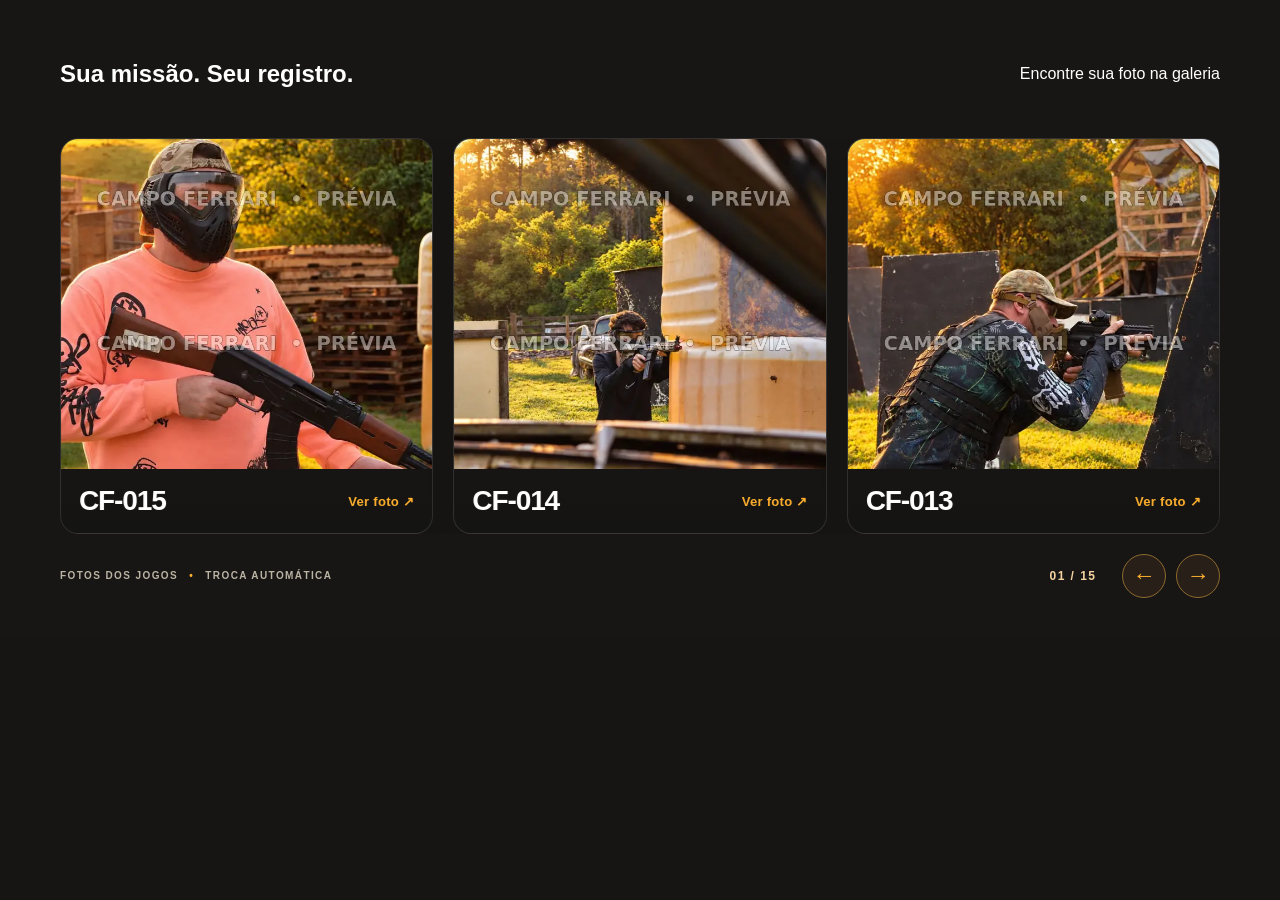
<file: test-carousel.html>
<!DOCTYPE html><html lang="pt-BR"><head><meta charset="UTF-8"><meta name="viewport" content="width=device-width, initial-scale=1"><link rel="stylesheet" href="assets/css/photo-gallery.css"><style>body{background:#161513;color:#fff;margin:0;font-family:Arial}section{padding:40px 22px}.container{max-width:1160px;margin:auto}.muted{color:#ccc}.section-heading{display:flex;justify-content:space-between;align-items:center;margin-bottom:30px}</style></head><body><section class="cf-photo-teaser"><div class="container"><div class="section-heading"><div><h2> Sua missão. Seu registro.</h2></div><p>Encontre sua foto na galeria</p></div><div class="cf-photo-teaser-carousel" id="cf-photo-carousel" role="region" aria-roledescription="carrossel" aria-label="Fotos dos jogos do Campo Ferrari" tabindex="0"><div class="cf-photo-teaser-viewport"><div class="cf-photo-teaser-track" id="photo-teaser-grid"><p class="muted">Carregando fotos…</p></div></div><div class="cf-photo-teaser-controls" id="cf-photo-teaser-controls" hidden><span class="cf-photo-teaser-hint">FOTOS DOS JOGOS <span class="cf-photo-teaser-hint-dot">•</span> TROCA AUTOMÁTICA</span><div class="cf-photo-teaser-nav"><span class="cf-photo-teaser-indicator" id="cf-photo-teaser-indicator">01 / 01</span><button id="cf-photo-teaser-prev" class="cf-photo-teaser-arrow">←</button><button id="cf-photo-teaser-next" class="cf-photo-teaser-arrow">→</button></div></div></div></div></section><script>const fakePhotos=Array.from({length:15},(_,i)=>({code:`CF-${String(i+1).padStart(3,'0')}`,url:`assets/images/fotos/CF-${String(i+1).padStart(3,'0')}.webp`}));window.fetch=async (url)=>url==='api/photos'?new Response(JSON.stringify(fakePhotos),{status:200,headers:{'Content-Type':'application/json'}}):Promise.reject(new Error('unmocked'));</script><script src="assets/js/photo-gallery.js"></script></body></html>
</file>
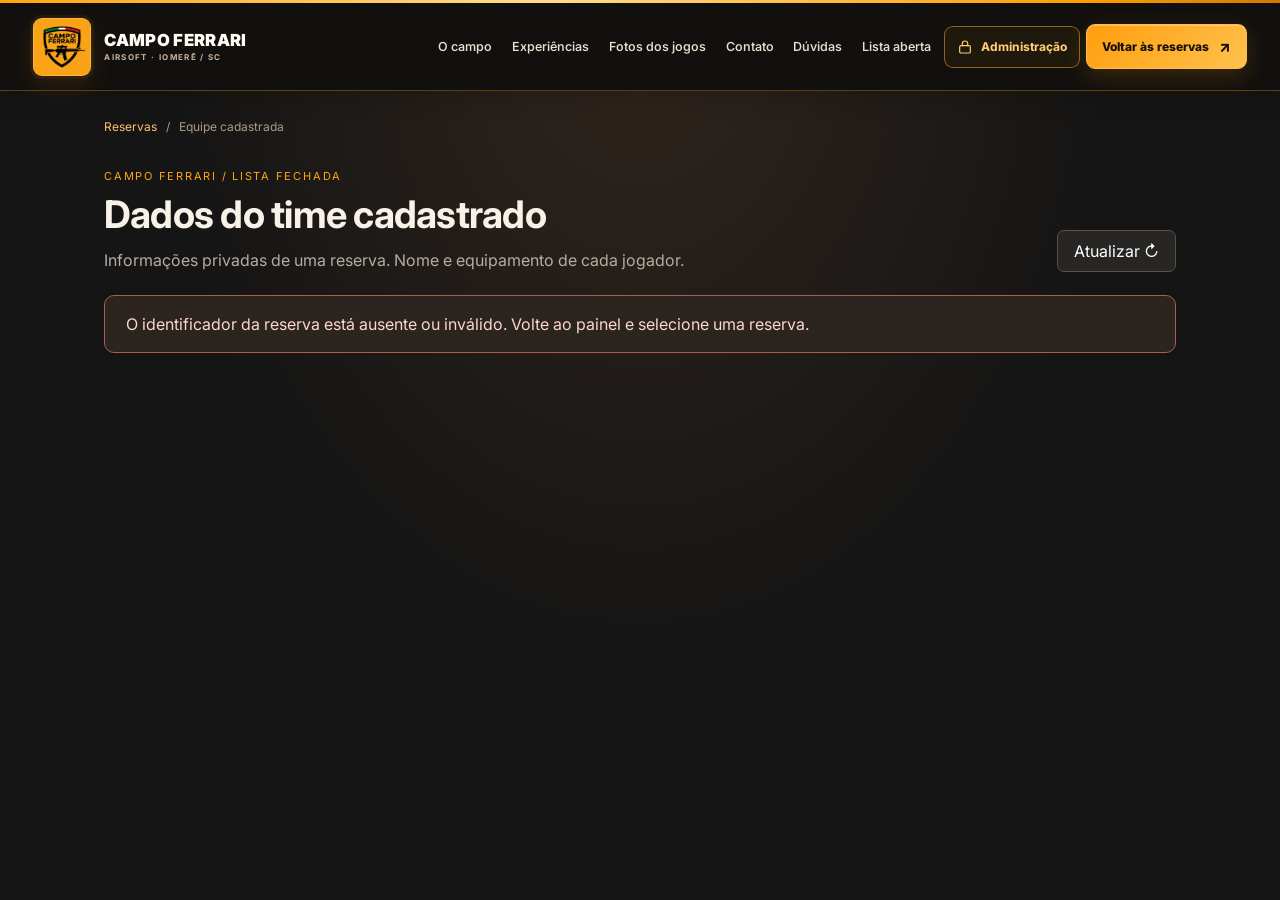
<file: admin/reserva.html>
<!doctype html>
<html lang="pt-BR">
<head>
<link rel="preconnect" href="https://fonts.googleapis.com"/>
<link rel="preconnect" href="https://fonts.gstatic.com" crossorigin/>
<link href="https://fonts.googleapis.com/css2?family=Inter:ital,wght@0,100..900;1,100..900&amp;display=swap" rel="stylesheet"/>
<link rel="icon" type="image/png" sizes="96x96" href="/assets/favicons/favicon-96x96.png"/>
<link rel="shortcut icon" type="image/x-icon" href="/favicon.ico"/>
<link rel="apple-touch-icon" sizes="180x180" href="/assets/favicons/apple-touch-icon.png"/>
<link rel="manifest" href="/assets/favicons/site.webmanifest"/>

  <meta charset="utf-8">
  <meta name="viewport" content="width=device-width, initial-scale=1">
  <meta name="robots" content="noindex,nofollow,noarchive">
  <meta http-equiv="Cache-Control" content="no-store">
  <meta name="referrer" content="same-origin">
  <title>Detalhes da equipe | Campo Ferrari</title>
<link rel="stylesheet" href="/admin/admin.css?v=20261031-aprovacao">
  <link rel="stylesheet" href="/admin/reserva.css?v=20261031-nomes-v2">

<meta name="theme-color" content="#ffa510"/>
<link rel="stylesheet" href="/assets/css/font-inter.css?v=20261029-v12-11"/>
<link rel="stylesheet" href="/assets/css/header-ferrari-v12-19.css?v=20261031-unificado">
<link rel="stylesheet" href="/assets/css/header-unificado-20261031.css?v=20261031-1">
</head>
<body class="team-details-page">
  <header class="site-header cf-site-header cf-unified-header" data-cf-unified-header>
  <nav class="navbar navbar-expand-lg navbar-dark container cf-main-navbar" aria-label="Navegação principal">
    <a href="/index.html#topo" class="navbar-brand cf-brand" aria-label="Campo Ferrari — página inicial">
      <img src="/assets/images/logo.webp" class="brand-logo" width="60" height="60" alt="" />
      <span class="cf-brand-copy"><span class="cf-brand-title">CAMPO FERRARI</span><span class="brand-sub">AIRSOFT · IOMERÊ / SC</span></span>
    </a>
    <div class="cf-mobile-nav-actions">
      <a class="cf-mobile-admin" href="/admin/" aria-label="Abrir área administrativa" title="Administração"><svg aria-hidden="true" fill="none" width="16" height="16" stroke="currentColor" stroke-linecap="round" stroke-linejoin="round" stroke-width="1.8" viewBox="0 0 24 24"><rect x="4" y="10" width="16" height="11" rx="2"></rect><path d="M8 10V7a4 4 0 0 1 8 0v3"></path></svg></a>
      <button type="button" class="navbar-toggler" data-cf-header-toggle aria-controls="cf-global-menu" aria-expanded="false" aria-label="Abrir navegação"><span class="navbar-toggler-icon" aria-hidden="true"></span></button>
    </div>
    <div id="cf-global-menu" class="collapse navbar-collapse" data-cf-header-menu>
      <ul class="navbar-nav ms-auto align-items-lg-center cf-navbar-links">
        <li class="nav-item"><a class="nav-link" href="/index.html#campo">O campo</a></li>
<li class="nav-item"><a class="nav-link" href="/index.html#modalidades">Experiências</a></li>
<li class="nav-item"><a class="nav-link" href="/fotos.html">Fotos dos jogos</a></li>
<li class="nav-item"><a class="nav-link" href="/index.html#contato">Contato</a></li>
<li class="nav-item"><a class="nav-link" href="/index.html#duvidas">Dúvidas</a></li>
<li class="nav-item"><a class="nav-link" href="/index.html#agendar">Lista aberta</a></li>
        <li class="nav-item cf-admin-nav-item"><a class="cf-admin-nav-link" href="/admin/" aria-current="page"><svg aria-hidden="true" fill="none" width="16" height="16" stroke="currentColor" stroke-linecap="round" stroke-linejoin="round" stroke-width="1.8" viewBox="0 0 24 24"><rect x="4" y="10" width="16" height="11" rx="2"></rect><path d="M8 10V7a4 4 0 0 1 8 0v3"></path></svg><span>Administração</span></a></li>
      <li class="nav-item cf-booking-nav-item"><a class="cf-nav-booking cf-header-cta" href="/admin/">Voltar às reservas <span aria-hidden="true" class="cf-nav-arrow">↗</span></a></li>
      </ul>
    </div>
    </nav>
</header>
  <main id="team-main">
    <nav class="details-breadcrumb" aria-label="Localização"><a href="./">Reservas</a><span aria-hidden="true">/</span><span>Equipe cadastrada</span></nav>
    <div class="team-title-row">
      <div>
        <p class="eyebrow">CAMPO FERRARI / LISTA FECHADA</p>
        <h1>Dados do time cadastrado</h1>
        <p class="muted">Informações privadas de uma reserva. Nome e equipamento de cada jogador.</p>
      </div>
      <button id="team-reload" type="button" disabled>Atualizar ↻</button>
    </div>
    <p id="team-message" class="team-message" role="status" aria-live="polite">Carregando os dados da reserva…</p>
    <section id="team-panel" hidden aria-labelledby="team-customer">
      <div class="team-summary">
        <div class="team-summary-main">
          <span class="team-kicker">RESPONSÁVEL PELA RESERVA</span>
          <h2 id="team-customer">—</h2>
          <span id="team-protocol" class="team-protocol">—</span>
        </div>
        <span id="team-status" class="team-status">—</span>
      </div>
      <section id="team-approval" class="team-approval" aria-label="Aprovação da lista e convite"></section>
      <div class="team-info-grid">
        <div class="team-info"><small>Data / turno</small><strong id="team-date">—</strong><span id="team-period">—</span></div>
        <div class="team-info"><small>Total de jogadores</small><strong id="team-count">—</strong></div>
        <div class="team-info"><small>Equipamentos alugados</small><strong id="team-rented">—</strong></div>
        <div class="team-info"><small>Equipamentos próprios</small><strong id="team-own">—</strong></div>
      </div>
      <div class="team-list-heading"><div><p class="eyebrow">RELAÇÃO DE PARTICIPANTES</p><h2>Jogadores e equipamentos</h2></div><span id="team-list-count"></span></div>
      <div id="team-players" class="team-players" aria-live="polite"></div>
      <div class="team-list-heading"><div><p class="eyebrow">CADASTROS PELO LINK APROVADO</p><h2>Jogadores inscritos pelo convite</h2></div><span id="team-invite-count"></span></div>
      <p class="muted">Estes são os dados enviados pelos jogadores. Os equipamentos permanecem conforme a solicitação da reserva acima.</p>
      <div id="team-invite-players" class="team-players" aria-live="polite"></div>
      <div class="team-footer"><a href="./" class="team-back">← Voltar para solicitações de reserva</a><span>Visível somente para administradores autenticados.</span></div>
    </section>
  </main>
  <script type="module" src="/admin/reserva.js?v=20261101-nomes-v18"></script>
<script src="/assets/js/header-unificado-20261031.js?v=20261031-1" defer></script>
</body>
</html>
</file>
<file: admin/admin.css>
:root{font-family:var(--cf-font-family);color:#f6f5f2;background:#151515;font-synthesis:none}*{box-sizing:border-box}body{margin:0;min-height:100vh;background:radial-gradient(ellipse at top,#2a241e 0,transparent 65%),#151515}button,input,select,textarea{font:inherit}button{cursor:pointer;border:1px solid #5b5143;background:#282624;color:#fff;border-radius:7px;padding:10px 16px}button:hover{border-color:#ffa510}button.primary{background:#ffa510;color:#181008;border-color:#ffa510;font-weight:800}button.danger{border-color:#b95858;color:#ffd4d4}.top{height:68px;padding:0 max(24px,calc((100vw - 1260px)/2));display:flex;align-items:center;gap:24px;border-bottom:1px solid #494037;background:#191817}.top span{font-size:11px;letter-spacing:.18em;color:#a5a099}.top #logout{margin-left:auto}.brand{text-decoration:none;color:#fff;font-weight:800;letter-spacing:.05em}.brand b{color:#ffa510}main{max-width:1260px;margin:auto;padding:32px 24px 75px}.login-card{max-width:460px;margin:10vh auto;padding:32px;background:#23211f;border-radius:14px;border:1px solid #554733;box-shadow:0 15px 35px #0005}.login-card .mark{width:48px;height:48px;display:grid;place-items:center;background:#ffa510;color:#1d1205;font-weight:1000;border-radius:10px}.login-card h1{font-size:28px}.login-card p,.intro p,.pane p{color:#c7c0b4}.login-card small{display:block;color:#c7c0b4;margin-top:20px;line-height:1.6}.login-card form{display:grid;gap:16px}label{font-size:12px;font-weight:700;color:#e7d8bd;display:flex;flex-direction:column;gap:7px}input,select,textarea{color:#f6f5f2;padding:12px 13px;border-radius:6px;background:#171717;border:1px solid #524b42;min-width:0;width:100%}input:focus,select:focus{outline:2px solid #ffa510;outline-offset:1px}input[type=checkbox]{width:auto}h1,h2{letter-spacing:-.02em}h1{font-size:36px}h2{font-size:23px}.eyebrow{color:#ffa510!important;letter-spacing:.16em;font-size:11px}.intro,.section-head{display:flex;justify-content:space-between;align-items:center;gap:24px}.intro h1{margin:.1em 0}.intro p{margin:0 0 14px}.stats{display:grid;grid-template-columns:repeat(5,1fr);gap:12px;margin:26px 0}.stat{background:#23211e;border:1px solid #493d30;border-radius:10px;padding:18px}.stat strong{display:block;font-size:29px;color:#ffa510}.stat span{font-size:12px;color:#dad2c6}.tabs{display:flex;flex-wrap:wrap;border-bottom:1px solid #574736;gap:6px;margin-bottom:24px}.tabs button{border:0;border-bottom:3px solid transparent;background:transparent;border-radius:0;color:#bdb4a9;padding:14px 17px}.tabs button.active{color:#ffa510;border-color:#ffa510}.pane{background:#211f1e;border:1px solid #463d32;border-radius:12px;padding:22px;min-height:180px}.table-scroll{overflow-x:auto}table{width:100%;border-collapse:collapse;text-align:left;min-width:650px}th{font-size:11px;letter-spacing:.08em;text-transform:uppercase;color:#bfb19c}td,th{border-bottom:1px solid #3b362f;padding:14px 10px;vertical-align:middle}td{font-size:13px}td small{display:block;color:#aaa093;margin-top:5px}td button,td select{padding:8px;font-size:12px}td select{min-width:145px}.inline-form{display:flex;flex-wrap:wrap;align-items:end;gap:12px;margin:16px 0 24px}.inline-form label{flex:1 1 170px}.checkbox{flex-direction:row;align-items:center}.stack{display:grid;gap:8px;margin:14px 0 25px}.stack article{background:#292522;border:1px solid #453e36;padding:12px;display:flex;align-items:center;justify-content:space-between;gap:12px;border-radius:6px}.stack small{color:#bbb}.settings-grid{display:grid;grid-template-columns:repeat(2,minmax(0,1fr));gap:18px}.settings-grid .wide{grid-column:1/-1}.settings-grid button{justify-self:start}.alert{background:#3e2525;color:#ffd9cb;padding:12px 14px;border-radius:7px;border:1px solid #8c4545}.alert.ok{background:#183b2f;border-color:#498d67;color:#d8ffde}.muted{color:#b6aca1}hr{border:0;border-top:1px solid #524431;margin:26px 0}@media(max-width:850px){.stats{grid-template-columns:repeat(2,1fr)}.settings-grid{grid-template-columns:1fr}.intro{align-items:start;flex-direction:column}.top span{display:none}}@media(max-width:540px){main{padding:20px 12px}.login-card{margin:4vh 0;padding:22px}.stats{gap:8px}.pane{padding:12px}.tabs button{padding:10px;font-size:12px}h1{font-size:29px}}
/* Lista aberta: gerenciamento de eventos com contagem de inscrições. */
.admin-event span{flex:1;min-width:200px}
.admin-event small{display:block;margin-top:6px;line-height:1.5}
.admin-event-actions{display:flex;flex-wrap:wrap;gap:8px}
#event-form .event-notes{flex:1 1 100%}
#event-form .event-notes textarea{min-height:70px;resize:vertical}
#event-filter{min-width:210px}
@media(max-width:650px){.admin-event{align-items:stretch!important;flex-direction:column}.admin-event-actions{justify-content:flex-start}.pane .section-head{align-items:stretch;flex-direction:column}}

/* Ações independentes para apagar sugestões e inscrições no painel. */
.contact-actions{display:flex;flex-wrap:wrap;gap:6px;align-items:center}
.contact-actions button:disabled{opacity:.48;cursor:not-allowed}
.contact-actions .danger:hover{background:#542323;border-color:#f28c8c}

/* Relação de participantes visível apenas a administradores autenticados. */
.admin-companion-title{font-weight:700;margin-top:9px!important;color:#ffcc87}
.admin-companion-list{margin:5px 0 0;padding-left:20px;font-size:12px;line-height:1.7;overflow-wrap:anywhere}

/* Mensagem de divulgação — lista dinâmica da Lista Aberta no painel admin. */
.whatsapp-share{margin-top:28px;padding:21px;background:#292420;border:1px solid #66523b;border-radius:12px;display:grid;gap:15px}
.whatsapp-share-heading h3{font-size:19px;margin:0 0 6px;color:#ffb341}
.whatsapp-share-heading p{margin:0;line-height:1.5;font-size:13px}
.whatsapp-share-controls{display:grid;grid-template-columns:minmax(200px,1fr) minmax(230px,1fr);gap:16px;align-items:end}
.whatsapp-share .whatsapp-share-opt{display:flex;flex-direction:row;align-items:flex-start;gap:9px;line-height:1.5;font-weight:500}
.whatsapp-share-opt input{width:auto;margin-top:2px;accent-color:#ffa510}
.whatsapp-share-opt small{color:#bdb1a0;font-size:11px}
.whatsapp-share textarea{min-height:260px;resize:vertical;line-height:1.65;background:#181615;border-color:#695741;color:#fff7ed;font-size:13px;white-space:pre-wrap}
.whatsapp-share textarea:disabled{opacity:.55}
.whatsapp-share-actions{display:flex;flex-wrap:wrap;gap:9px}
.whatsapp-share-actions button:disabled{opacity:.5;cursor:not-allowed}
.whatsapp-share-note{margin:0!important;font-size:12px;line-height:1.5}
.whatsapp-share-privacy{color:#baa892;line-height:1.6}
@media(max-width:700px){.whatsapp-share{padding:13px}.whatsapp-share-controls{grid-template-columns:1fr}.whatsapp-share-actions button{flex:1 1 160px}}

/* Nomes dos jogadores em reservas fechadas e consentimentos da Lista Aberta. */
#reservations-body .admin-companion-list{margin-top:8px;color:#ffdbac}
#open-list-body [data-consent-id]{border-color:#ac8248;color:#ffd28a}
#open-list-body [data-consent-id]:disabled{opacity:.4;cursor:wait}


/* Migracao de colunas: acao exclusiva do administrador. */
.schema-repair{margin-top:28px;padding:19px;border:1px solid #675236;border-radius:12px;background:#2d2925;display:grid;gap:12px;justify-items:start}
.schema-repair h3{margin:0;color:#ffb341}
.schema-repair p{margin:0!important;line-height:1.55}
.schema-repair #schema-missing{font-size:12px;overflow-wrap:anywhere;color:#d4c5b1}
.schema-repair .schema-confirm{display:flex;flex-direction:row;align-items:flex-start;line-height:1.5;gap:10px}
.schema-repair input[type=checkbox]{margin-top:3px;flex:none;accent-color:#ffa510}
.schema-repair small{font-size:12px;line-height:1.5;color:#bfb19c}
.schema-repair button:disabled{opacity:.45;cursor:not-allowed}

/* Equipamentos registrados por participante — visivel apenas no painel autenticado. */
#reservations-body .admin-rental-summary{color:#f6bf70;font-weight:700;margin-top:8px}
#reservations-body .admin-reservation-players{margin:9px 0 0;padding-left:23px;min-width:200px}
#reservations-body .admin-reservation-players li{padding:5px 0 8px;border-bottom:1px solid #514739}
#reservations-body .admin-reservation-players li:last-child{border-bottom:0}
#reservations-body .admin-player-name{font-weight:700;color:#fff7e8;display:block;font-size:13px}
#reservations-body .admin-player-equipment{display:block;margin-top:2px;padding:2px 0;font-size:12px;line-height:1.4}
#reservations-body .admin-player-equipment.is-rental{color:#ffc06a}
#reservations-body .admin-player-equipment.is-own{color:#bfc4ba}
@media(max-width:800px){#reservations-body .admin-reservation-players{min-width:160px}}

/* Nome do cliente como acesso direto a ficha privada da equipe. */
#reservations-body .admin-customer-link {display:inline-flex;align-items:center;gap:8px;text-decoration:none;color:#fff7e9;font-weight:800;line-height:1.5;border-bottom:1px solid transparent;overflow-wrap:anywhere;max-width:100%;transition:color .18s,border-color .18s}
#reservations-body .admin-customer-link span {color:#ffaf37;font-size:1.15em;transition:transform .18s}
#reservations-body .admin-customer-link:hover,#reservations-body .admin-customer-link:focus-visible {color:#ffb44f;border-bottom-color:#ffb44f}
#reservations-body .admin-customer-link:hover span {transform:translate(2px,-2px)}
#reservations-body .admin-customer-link:focus-visible {outline:2px solid #ffa510;outline-offset:4px}
#reservations-body .admin-customer-action {color:#e6ae67;font-size:11px}

/* V9 — Configurações seguras de notificações administrativas */
.notification-settings{margin-top:30px;border:1px solid #6f5a39;background:linear-gradient(140deg,#29231c,#1a1c1c);padding:22px;border-radius:12px}
.notification-settings h3{margin-top:0;color:#ffc466}
.notification-settings>p{max-width:900px;color:#ddd0bf;line-height:1.6}
.notification-grid{display:grid;grid-template-columns:repeat(2,minmax(0,1fr));gap:16px}
.notification-grid fieldset{min-width:0;border:1px solid #66503a;background:#201d1a;border-radius:10px;padding:18px;display:flex;flex-direction:column;gap:14px}
.notification-grid legend{float:none;width:auto;font-size:1rem;font-weight:800;color:#ffb648;padding:0 8px}
.notification-grid .checkbox{font-size:.9rem;flex-direction:row;align-items:center}
.notification-grid small{color:#c8b7a3;font-size:.8rem;line-height:1.5}
.notification-grid fieldset button{align-self:flex-start;margin-top:auto}
.notification-grid>button{justify-self:start;grid-column:1/-1}
.notification-status{min-height:1.5em;white-space:normal}
.notification-status.error{color:#ffb5a8!important}
.notification-status.success{color:#aef4c8!important}
@media(max-width:700px){.notification-grid{grid-template-columns:1fr}.notification-settings{padding:16px}}

/* V10.1 — contato clicavel da Lista Aberta e das reservas fechadas. */
.admin-whatsapp-link{display:inline-flex;flex-wrap:wrap;align-items:center;gap:6px;margin-top:6px;max-width:100%;text-decoration:none;color:#a4edbd;font-weight:700;font-size:12px;overflow-wrap:anywhere;line-height:1.6;border-bottom:1px solid transparent}
.admin-whatsapp-link span{font-size:11px;color:#87d6a1;font-weight:600}
.admin-whatsapp-link:hover,.admin-whatsapp-link:focus-visible{color:#e0ffe7;border-bottom-color:#a4edbd}
.admin-whatsapp-link:focus-visible{outline:2px solid #9ed3aa;outline-offset:3px}
.admin-phone-unavailable{display:block;color:#aaa093;margin-top:5px}

/* V10.2 — o botão Contatado é um link que abre o WhatsApp, inclusive após marcar contato. */
.contact-actions .contact-whatsapp-button{display:inline-flex;align-items:center;justify-content:center;gap:5px;padding:8px;font-size:12px;line-height:normal;text-decoration:none;white-space:nowrap;border:1px solid #a87925;border-radius:7px;background:#282624;color:#ffc262;cursor:pointer;min-height:34px}
.contact-actions .contact-whatsapp-button:hover,.contact-actions .contact-whatsapp-button:focus-visible{border-color:#ffae24;background:#3d3020;color:#ffe3ad}
.contact-actions .contact-whatsapp-button:focus-visible{outline:2px solid #ffae24;outline-offset:2px}
.contact-actions .contact-whatsapp-button.is-contacted{border-color:#675f53;color:#c9c0b5}
.contact-actions .contact-whatsapp-button.is-contacted:hover{border-color:#ffa510;color:#fff}


/* V12.3 — Sorteio de times por reserva, sem gravação no banco. */
.reservation-actions{min-width:136px}
.reservation-actions button{margin:3px 3px 3px 0}
.reservation-actions .team-draw-open{display:block;margin-top:9px;border-color:#bd8133;color:#ffcf88;background:#3f3022;white-space:nowrap}
.reservation-actions .team-draw-open:hover:not(:disabled){background:#594025;border-color:#ffb34f;color:#fff}
.reservation-actions .team-draw-open:disabled{opacity:.45;cursor:not-allowed}
.team-draw-hint{font-size:12px;margin:14px 0 2px!important;color:#c9b9a2!important;line-height:1.55}
.team-draw-dialog{width:min(880px,calc(100vw - 30px));max-height:calc(100dvh - 36px);overflow-y:auto;background:#26211c;color:#fff5e9;border:1px solid #8b673d;border-radius:13px;box-shadow:0 20px 60px #000c;padding:25px}
.team-draw-dialog::backdrop{background:rgba(0,0,0,.75)}
.team-draw-top{display:flex;align-items:flex-start;justify-content:space-between;gap:15px;border-bottom:1px solid #655038;padding-bottom:14px}
.team-draw-top h3{font-size:25px;margin:0 0 8px;color:#ffbf66}
.team-draw-top p{margin:0!important;color:#dbccb8!important;font-size:13px;line-height:1.6}
.team-draw-top button{flex:none;padding:6px 11px}
.team-draw-controls{display:flex;align-items:flex-end;flex-wrap:wrap;gap:12px;margin-top:18px}
.team-draw-controls label{flex:1 1 190px;max-width:260px}
.team-draw-controls button{min-height:43px}
.team-draw-explain{font-size:12px;line-height:1.55;margin:14px 0 18px;color:#d0bd9d!important}
.team-draw-results{display:grid;grid-template-columns:repeat(auto-fit,minmax(min(100%,240px),1fr));gap:12px}
.team-draw-card{border:1px solid #785b3b;background:#332a20;border-radius:10px;padding:17px;min-width:0}
.team-draw-card h4{font-size:17px;color:#ffbb64;margin:0 0 12px}
.team-draw-card h4 small{font-size:11px;color:#cbb99f;margin-left:6px}
.team-draw-card ol{list-style:none;padding:0;margin:0;display:grid;gap:7px}
.team-draw-card li{display:flex;align-items:baseline;gap:7px;border-bottom:1px solid #594632;padding:5px 0;line-height:1.5;overflow-wrap:anywhere}
.team-draw-card li::before{content:attr(value) '.';color:#ffbc67;font-size:12px;font-weight:800;min-width:22px}
.team-draw-status{font-size:12px;line-height:1.55;color:#c7f3cc!important;margin:17px 0 0!important;min-height:18px}
@media(max-width:550px){.team-draw-dialog{padding:17px}.team-draw-controls{align-items:stretch}.team-draw-controls label{max-width:none;flex-basis:100%}.team-draw-controls button{flex:1 1 130px}}

/* V12.12 — controle de turnos múltiplos no painel administrativo */
.multi-period-setting{padding:19px 20px;background:linear-gradient(130deg,#302820,#26211d);border:1px solid #946733;border-radius:12px;display:flex;flex-direction:column;gap:12px}
.multi-period-setting-top{display:flex;align-items:center;justify-content:space-between;gap:22px;flex-wrap:wrap}
.multi-period-setting-top>div{flex:1 1 240px}
.multi-period-setting strong{font-size:16px;color:#ffbd61}
.multi-period-setting p{margin:8px 0 0!important;color:#d5c7b6;font-size:13px;line-height:1.5}
.multi-period-setting .multi-period-switch{flex:1 1 255px;display:flex;flex-direction:row;align-items:center;gap:11px;padding:13px 15px;border:1px solid #79552c;border-radius:10px;background:#1c1916;line-height:1.45;cursor:pointer;font-size:13px;font-weight:700}
.multi-period-switch input{width:21px;height:21px;flex:none;accent-color:#ffa510;cursor:pointer}
.multi-period-switch input:disabled{cursor:not-allowed}
.multi-period-setting small{color:#e8c796;font-size:12px;line-height:1.55}
.multi-period-options{display:grid;grid-template-columns:repeat(2,minmax(0,1fr));gap:14px}
.multi-period-option{display:flex;flex-direction:column;gap:7px}
.multi-period-setting .multi-period-switch{flex:none;width:100%;height:100%;align-items:flex-start;margin:0}
.multi-period-switch>span{display:flex;flex-direction:column;gap:5px;min-width:0}
.multi-period-setting .multi-period-switch span>strong{display:block;color:#ffc978;font-size:14px}
.multi-period-switch>span>span{font-size:12px;color:#d5c7b6;font-weight:400}
.multi-period-setting .multi-period-option small{display:block;min-height:37px;padding:0 3px}
.multi-period-setting .multi-period-save-hint strong{font-size:12px;color:#f7c675}
.multi-period-setting .multi-period-switch:has(input:checked){border-color:#c38935;background:#30271d}
.multi-period-setting .multi-period-switch:has(input:focus-visible){outline:2px solid #ffc978;outline-offset:3px}
.multi-period-setting .multi-period-switch:has(input:disabled){opacity:.65;cursor:not-allowed}
@media(max-width:650px){.multi-period-setting{padding:14px}.multi-period-setting-top{gap:12px}.multi-period-options{grid-template-columns:1fr}.multi-period-setting .multi-period-option small{min-height:0}}

/* V12.16: controles de ordenação do catálogo, acessíveis em celular e desktop. */
.catalog-order-hint{font-size:13px;line-height:1.6;max-width:940px;margin:12px 0!important;color:#ded0bd!important}
.catalog-order-hint strong{color:#ffc15c}
.catalog-order-status{min-height:1.3em;margin:6px 0!important;font-size:12px!important;color:#b9ecc4!important}
.catalog-order-status.catalog-order-error{color:#ffc3b7!important}
.catalog-table{min-width:760px}
.catalog-order-cell{display:flex;align-items:center;gap:10px;white-space:nowrap}
.catalog-position{font-weight:850;color:#ffc065;min-width:22px;font-variant-numeric:tabular-nums;text-align:center}
.catalog-order-actions{display:flex;gap:5px}
.catalog-order-actions button{font-size:17px;line-height:1;width:34px;height:34px;min-height:34px;display:grid;place-items:center;padding:0;color:#ffbc58;border:1px solid #876037;background:#34291e;border-radius:7px;transition:background .2s,border-color .2s,transform .2s}
.catalog-order-actions button:hover:not(:disabled){background:#543920;border-color:#ffa510;transform:translateY(-2px)}
.catalog-order-actions button:focus-visible{outline:2px solid #ffa510;outline-offset:2px}
.catalog-order-actions button:disabled{opacity:.32;cursor:not-allowed}
.catalog-table tbody tr[draggable="true"]{cursor:grab;transition:background .16s}
.catalog-table tbody tr[draggable="true"]:hover{background:rgba(255,165,16,.06)}
.catalog-table tbody tr.catalog-row-dragging{opacity:.48;cursor:grabbing}
.catalog-table tbody tr.catalog-row-drop-target{background:rgba(255,165,16,.15);outline:1px dashed #ffa510;outline-offset:-1px}
#catalog-body.is-order-saving{opacity:.67;pointer-events:none}
@media(max-width:650px){.catalog-order-cell{gap:6px}.catalog-order-actions button{width:36px;height:36px}}
@media(prefers-reduced-motion:reduce){.catalog-order-actions button,.catalog-table tbody tr{transition:none}}

/* V12.17 — central de novas reservas e inscrições, disponível só após autenticação. */
.admin-alert-center{margin:22px 0 26px;padding:20px;border:1px solid #79542d;background:linear-gradient(135deg,#32271d,#201e1c);border-radius:14px;color:#fff7e9}
.admin-alert-top{display:flex;justify-content:space-between;align-items:start;gap:14px;flex-wrap:wrap}
.admin-alert-top h2{margin:0 0 8px;font-size:clamp(18px,2vw,24px);color:#fff7e9}
.admin-alert-top p{margin:0;color:#cdbda9;font-size:12px;line-height:1.5;max-width:710px}
.admin-alert-badge{display:inline-grid;place-items:center;min-width:24px;height:24px;border-radius:99px;padding:2px 7px;background:#ffa510;color:#16110b;font-size:12px;vertical-align:middle}
.admin-alert-actions{display:flex;gap:9px;flex-wrap:wrap}
.admin-alert-actions button{font-size:12px;border-color:#815c34}
#admin-alerts-status{margin:13px 0;color:#e5ca9f;font-size:12px}
.admin-alert-list{padding:0;margin:0;display:grid;grid-template-columns:repeat(auto-fit,minmax(min(100%,260px),1fr));gap:9px;list-style:none;max-height:290px;overflow:auto}
.admin-alert-item button{width:100%;height:100%;display:grid;gap:5px;text-align:left;background:#242220;border:1px solid #52483c;border-radius:9px;padding:12px 13px;transition:transform .2s,border-color .2s}
.admin-alert-item button:hover,.admin-alert-item button:focus-visible{border-color:#ffa510;transform:translateY(-2px)}
.admin-alert-item.is-unread button{background:#40301e;border-color:#ba7b28}
.admin-alert-kind{font-size:10px;letter-spacing:.06em;color:#ffbd69;text-transform:uppercase;font-weight:700}
.admin-alert-kind strong{color:#ffa510}
.admin-alert-name{font-size:15px;font-weight:800;overflow-wrap:anywhere}
.admin-alert-sub{font-size:11px;color:#ddcdb9;line-height:1.5}
.admin-alert-empty{color:#c5b5a4;font-size:13px}
.admin-alert-toast{position:fixed;z-index:2000;bottom:20px;right:20px;display:flex;justify-content:space-between;gap:17px;max-width:min(460px,calc(100vw - 32px));background:#221c16;color:#fff;border:2px solid #ffa510;box-shadow:0 15px 45px #000a;padding:15px;border-radius:12px}
.admin-alert-toast[hidden]{display:none!important}
.admin-alert-toast strong{color:#ffc46e}
.admin-alert-toast p{font-size:12px;margin:6px 0 0;line-height:1.4}
.admin-alert-toast-actions{display:flex;align-items:start;gap:7px}
.admin-alert-toast-actions button{font-size:11px;white-space:nowrap;padding:8px}
@media(max-width:650px){.admin-alert-center{padding:13px}.admin-alert-toast{bottom:12px;right:12px;left:12px;max-width:none;flex-wrap:wrap}.admin-alert-actions button{flex:1}}
@media(prefers-reduced-motion:reduce){.admin-alert-item button{transition:none}}
.admin-alert-badge[hidden]{display:none!important}

/* Campo Ferrari V12.18 · ativação Web Push do administrador */
.admin-push-center {margin:16px 0 22px;padding:20px;border:1px solid #655036;border-radius:12px;background:#24201b}
.admin-push-center h2 {margin:0 0 10px;color:#fff3df;font-size:clamp(19px,2.5vw,24px)}
.admin-push-center p {color:#dfd3c1;line-height:1.55;font-size:13px;margin:8px 0 14px}
.admin-push-actions {display:flex;flex-wrap:wrap;gap:10px}
.admin-push-actions button {min-height:44px}
.admin-push-actions button:disabled {opacity:.55;cursor:not-allowed}
.admin-push-center .admin-push-status {margin:12px 0 0;color:#ffcb76;font-weight:600}
@media(max-width:640px){.admin-push-center {padding:16px}.admin-push-actions {flex-direction:column}.admin-push-actions button{width:100%}}

/* V12.25 — painel de alertas compacto e histórico expansível. */
.admin-alert-center.is-collapsed { padding:14px 18px; margin-bottom:18px; }
.admin-alert-center.is-collapsed .admin-alert-top {align-items:center}
.admin-alert-heading { flex:1 1 250px; min-width:0; }
.admin-alert-center .admin-alert-heading h2 { margin-bottom:5px; }
.admin-alert-center .admin-alert-heading p { font-size:12px; color:#e0c9a8; }
.admin-alert-toggle { flex:0 0 auto; padding:10px 14px; font-size:12px; font-weight:700; border-color:#815c34; }
.admin-alert-toggle:hover,.admin-alert-toggle:focus-visible { border-color:#ffa510; }
.admin-alert-toggle:focus-visible { outline:2px solid #ffa510; outline-offset:2px; }
.admin-alert-details[hidden] { display:none!important; }
.admin-alert-details { padding-top:15px; }
.admin-alert-help { margin:0 0 12px; color:#cdbda9; font-size:12px; line-height:1.5; }
.admin-alert-center .admin-alert-actions { justify-content:flex-start; }
.admin-alert-center .admin-alert-list { margin-bottom:0; }
/* Web Push agora pertence à aba Configurações, perto das opções de notificação. */
[data-pane="settings"] .admin-push-center { margin:22px 0; }
@media (max-width:650px) {
 .admin-alert-center.is-collapsed {padding:12px 14px}
 .admin-alert-top {align-items:center}
 .admin-alert-toggle { width:100%; }
}

/* V12.40 - configuracoes de turno: status legivel e chamada de migracao segura. */
.multi-period-setting{gap:16px;min-width:0}
.multi-period-options{align-items:stretch;gap:14px}
.multi-period-setting .multi-period-option{display:flex;flex-direction:column;min-width:0;gap:9px;align-items:stretch}
.multi-period-setting .multi-period-switch{height:auto;min-height:98px;flex:0 0 auto;align-items:flex-start}
.multi-period-setting .multi-period-option small{min-height:0;height:auto;margin:0;padding:0 4px;line-height:1.5;overflow-wrap:anywhere;position:static}
.multi-period-setting .multi-period-save-hint{display:block;min-height:0;line-height:1.5;margin:0;padding:0 3px}
.multi-period-migration{display:grid;gap:9px;padding:15px 16px;border:1px solid #c48934;border-radius:10px;background:#372917;min-width:0}
.multi-period-migration[hidden],.multi-period-save-hint[hidden]{display:none!important}
.multi-period-migration strong{font-size:14px;color:#ffcf80}
.multi-period-setting .multi-period-migration p{font-size:12px;color:#f5dfbb;margin:0!important;line-height:1.55}
.multi-period-migration button{justify-self:start;min-height:40px;border:1px solid #ffa510;color:#ffda97;font-size:12px;font-weight:700;padding:9px 13px}
@media(max-width:650px){.multi-period-options{grid-template-columns:minmax(0,1fr)}.multi-period-setting .multi-period-switch{min-height:0}.multi-period-migration button{width:100%}}

/* Lista fechada: análise administrativa e convite liberado após aprovação. */
.reservation-approval{display:grid;gap:10px;min-width:245px;max-width:430px}
.reservation-approval-badge{justify-self:start;display:inline-flex;border:1px solid #8e6a37;background:#4a361c;color:#ffdc99;border-radius:40px;padding:6px 10px;font-size:11px;font-weight:800;line-height:1.4}
.reservation-approval-badge.is-approved{background:#213c2b;border-color:#4f855e;color:#d0f4d6}
.reservation-approval-badge.is-rejected{background:#432a29;border-color:#9b5550;color:#ffd2cb}
.reservation-approval-actions{display:flex;gap:7px;flex-wrap:wrap;align-items:center}
.reservation-approval-actions button,.reservation-share-link{min-height:38px;font-size:12px;padding:8px 10px;border-radius:6px}
.reservation-approval-actions .primary{background:#ffa510;border-color:#ffa510;color:#201508;font-weight:800}
.reservation-approval button:disabled{opacity:.6;cursor:wait}
.reservation-share-link{display:inline-flex;align-items:center;background:#283d2d;border:1px solid #63846b;color:#d9f7df;text-decoration:none;font-weight:700;line-height:1.4}
.reservation-share-link:hover{border-color:#a8d7b2;color:white}
.reservation-share-link:focus-visible{outline:2px solid #ffa510;outline-offset:3px}
.reservation-invitation{display:grid;gap:8px}
.reservation-approval .reservation-invitation label{display:grid;gap:6px;font-size:11px;color:#e6d2af}
.reservation-approval .reservation-invitation input{width:100%;min-width:0;background:#171717;border:1px solid #716043;border-radius:6px;padding:10px;color:#e6dece;font-size:11px}
.reservation-approval small{font-size:11px;line-height:1.5;color:#cbbb9f;margin:0}
.reservation-approval .reservation-approval-feedback{margin:0;color:#ffd08a;font-size:12px;line-height:1.5;overflow-wrap:anywhere}
.reservation-approval-feedback:empty{display:none}
.reservation-approval .reservation-approval-reason{font-size:12px;line-height:1.5;color:#ffd7ca;margin:0}
.reservation-secondary-actions{display:flex;gap:7px;flex-wrap:wrap;border-top:1px solid #544432;margin-top:14px;padding-top:12px}
.reservation-actions .team-draw-open{margin:0}
.reservation-review-hint{max-width:900px;font-size:13px;line-height:1.6;margin:0 0 15px;color:#dbc7a8}
.team-details-page .team-approval{padding:22px 24px;background:#27211b;border-left:1px solid #5f4a37;border-right:1px solid #5f4a37}
.team-details-page .team-approval .reservation-approval{max-width:670px}
.team-details-page #team-invite-count{color:#cbbca9;font-size:12px}
@media(max-width:600px){.team-details-page .team-approval{padding:18px}.reservation-approval{min-width:230px}.team-details-page .team-approval .reservation-approval{min-width:0}.team-details-page #team-invite-count{line-height:1.5}}
@media print{.team-approval{display:none!important}}
</file>
<file: assets/css/convite.css>
:root{color-scheme:dark;--invite-bg:#29251f;--invite-panel:#43392d;--invite-line:#796346;--invite-text:#f9f3e8;--invite-muted:#d1c5b2;--invite-accent:#ffa510;font-family:Inter,Arial,sans-serif;color:var(--invite-text);background:var(--invite-bg)}
*{box-sizing:border-box}body{margin:0;background:radial-gradient(ellipse at 10% 20%,#6a4b2629,transparent 55%),var(--invite-bg);min-height:100vh}a{color:inherit}button,input{font:inherit}button,a,input{touch-action:manipulation}button{cursor:pointer}button:disabled{cursor:wait;opacity:.65}[hidden]{display:none!important}:focus-visible{outline:3px solid #ffd78d;outline-offset:4px}
.invite-header{max-width:1200px;margin:0 auto;padding:24px 32px;display:flex;align-items:center;justify-content:space-between;gap:18px;border-bottom:1px solid #79634670}.invite-brand{display:flex;align-items:center;gap:13px;text-decoration:none;font-weight:800;letter-spacing:.04em;font-size:18px}.invite-brand img{object-fit:contain}.invite-brand strong{color:var(--invite-accent)}.invite-home{font-size:13px;text-underline-offset:5px;color:var(--invite-muted)}
.invite-main{max-width:1120px;margin:0 auto;padding:70px 32px 56px;display:grid;grid-template-columns:1fr 1.1fr;align-items:start;gap:70px}.invite-intro{padding-top:35px}.invite-eyebrow{color:var(--invite-accent);font-size:10px;letter-spacing:.15em;font-weight:800;line-height:1.7}.invite-intro h1{font-size:clamp(34px,3.8vw,52px);line-height:1.08;letter-spacing:-.045em;margin:24px 0}.invite-intro>p:last-child{color:var(--invite-muted);line-height:1.7;max-width:400px;font-size:15px}.invite-card{border:1px solid var(--invite-line);border-radius:16px;padding:32px;background:linear-gradient(160deg,#4e4030,var(--invite-panel));box-shadow:0 20px 55px #0002}.invite-badge{display:inline-block;border:1px solid #bd873b80;color:#ffd18b;border-radius:30px;padding:6px 10px;font-weight:800;font-size:9px;letter-spacing:.12em}.invite-card h2{font-size:25px;letter-spacing:-.025em;margin:17px 0}.invite-message{color:var(--invite-muted);font-size:14px;line-height:1.65;margin:12px 0 20px}.invite-message.is-error{border-left:3px solid #ffc071;padding:10px 13px;background:#bb690a24;color:#ffe0b6;border-radius:0 6px 6px 0}.invite-summary{display:grid;grid-template-columns:1fr 1fr;gap:17px;margin:24px 0;padding:22px 0;border-top:1px solid #967b524d;border-bottom:1px solid #967b524d}.invite-summary div:nth-child(2){grid-row:2;grid-column:1/-1}.invite-summary dt{font-size:10px;font-weight:800;text-transform:uppercase;color:#cbbda7;letter-spacing:.05em;margin-bottom:6px}.invite-summary dd{margin:0;font-size:14px;font-weight:700;line-height:1.5}.invite-form-intro,.invite-note{font-size:12px;line-height:1.7;color:var(--invite-muted)}.invite-form-intro{margin:0 0 20px}fieldset{margin:0;padding:0;border:0;min-width:0}#invite-fields>label{display:block;font-size:12px;font-weight:700;margin:19px 0 8px}#invite-fields>input{width:100%;border:1px solid #8d7656;background:#2d271f;color:var(--invite-text);border-radius:7px;padding:13px 14px;font-size:15px;min-height:48px}input::placeholder{color:#b9ab94}#invite-phone-help{display:block;margin:7px 0;color:#c9baa2;font-size:11px}.invite-consents{display:grid;gap:14px;margin:24px 0;padding:17px;border:1px solid #8f744c80;border-radius:8px;background:#9d784914}.invite-consents label{display:flex;align-items:flex-start;gap:10px;font-size:11px;line-height:1.7}.invite-consents input{width:16px;height:16px;flex:0 0 16px;margin:2px 0 0;accent-color:var(--invite-accent)}.invite-consents a{color:#ffd18b;text-underline-offset:3px}.invite-submit{border:0;border-radius:7px;padding:16px 20px;display:flex;justify-content:space-between;align-items:center;gap:12px;width:100%;background:var(--invite-accent);color:#272015;font-size:13px;font-weight:800;min-height:50px}.invite-submit:hover{background:#ffb635}.invite-secondary{display:inline-block;border:1px solid #ac8b58;background:#66513a;color:var(--invite-text);padding:12px 16px;border-radius:7px;font-weight:700;font-size:12px;text-decoration:none;line-height:1.5}.invite-note{border-top:1px solid #967b524d;padding-top:19px;margin:24px 0 0;font-size:11px}.invite-success{padding-top:6px}.invite-check{display:flex;align-items:center;justify-content:center;width:45px;height:45px;background:#84ad6a25;border:1px solid #86b876;color:#a1d78d;border-radius:50%;font-size:23px}.invite-success h3{font-size:23px;letter-spacing:-.02em;margin:18px 0 12px}.invite-success p{font-size:13px;color:var(--invite-muted);line-height:1.7}.invite-success .invite-secondary{margin-top:12px}.invite-footer{text-align:center;color:#b7a98f;font-size:11px;padding:20px 24px 32px}
@media(max-width:800px){.invite-main{grid-template-columns:1fr;gap:24px;max-width:640px;padding:28px 20px 36px}.invite-intro{padding:0}.invite-intro h1{font-size:38px;margin:15px 0}.invite-intro h1 br{display:none}.invite-intro>p:last-child{max-width:100%;font-size:13px}.invite-card{padding:25px}.invite-header{padding:17px 20px}.invite-brand{font-size:14px;gap:8px}.invite-brand img{width:42px;height:42px}.invite-home{font-size:11px}.invite-eyebrow{font-size:9px}.invite-footer{padding-top:0}}@media(max-width:380px){.invite-home{display:none}.invite-card{padding:22px 18px}.invite-main{padding-left:14px;padding-right:14px}.invite-intro h1{font-size:33px}}

/* Relação de jogadores do convite aprovado; nome completo somente com consentimento. */
.invite-roster{border-top:1px solid #967b524d;border-bottom:1px solid #967b524d;padding:20px 0;margin:22px 0 25px}
.invite-roster-heading{display:flex;align-items:baseline;justify-content:space-between;gap:12px;flex-wrap:wrap}
.invite-roster-heading h3{font-size:18px;font-weight:800;letter-spacing:-.025em;margin:0}
.invite-roster-count{color:#ffcd7a;font-size:12px;font-weight:750;white-space:nowrap}
.invite-roster-help{color:var(--invite-muted);font-size:11px;line-height:1.6;margin:9px 0 14px}
.invite-roster-help a{color:#ffd18b}
.invite-roster-list{list-style:none;margin:0;padding:0;display:grid;gap:8px}
.invite-roster-person{display:flex;align-items:center;gap:12px;background:#322b23;border:1px solid #88704f80;border-radius:9px;min-height:49px;padding:10px 12px;flex-wrap:wrap}
.invite-roster-person.is-my-registration{border-color:#ffb331}
.invite-roster-number{color:#ffb735;font-weight:900;font-size:12px}
.invite-roster-name{color:var(--invite-text);font-weight:650;font-size:13px;flex:1;min-width:140px;overflow-wrap:anywhere}
.invite-roster-edit{border:1px solid #c88925;border-radius:7px;padding:8px 10px;background:#503a1c;color:#ffca70;font-size:11px;font-weight:800}
.invite-roster-edit:hover{background:#654b25}
.invite-roster-empty{font-size:12px;color:var(--invite-muted);padding:13px 10px;border:1px dashed #8e774f;border-radius:8px}
.invite-edit-form{margin-top:16px;padding:18px;background:#28231d;border:1px solid #8a714c;border-radius:10px}
.invite-edit-form h4{margin:0 0 15px;font-size:16px}
.invite-edit-form>label:not(.invite-public-consent){font-size:12px;font-weight:800;display:block;margin-bottom:8px}
.invite-edit-form>input{display:block;width:100%;min-height:45px;border:1px solid #8d7656;border-radius:7px;background:#201b16;color:#fff;padding:10px 12px}
.invite-public-consent{display:flex!important;align-items:flex-start;gap:10px;font-size:11px!important;line-height:1.6;margin-top:15px}
.invite-public-consent input{width:16px;height:16px;accent-color:var(--invite-accent);flex:0 0 16px;margin-top:2px}
.invite-edit-feedback{color:#ffce7b;font-size:12px;line-height:1.5;min-height:1em}
.invite-edit-buttons{display:flex;flex-wrap:wrap;gap:9px;align-items:center}
.invite-edit-buttons .invite-submit{width:auto;flex:1;min-width:125px;justify-content:center;padding:12px}
.invite-edit-buttons .invite-secondary{min-height:44px}
@media(max-width:560px){.invite-roster-person{gap:8px}.invite-roster-edit{width:100%}.invite-roster-list{gap:7px}}

/* Lista de nomes e ação individual de edição */
.invite-roster-person .invite-roster-edit {white-space:nowrap;transition:background .2s,transform .2s}
.invite-roster-person .invite-roster-edit:active {transform:translateY(1px)}
.invite-roster-person .invite-roster-edit.is-request {background:transparent;color:#ffcf86;border-color:#8d6b36}
.invite-edit-hint {font-size:12px;line-height:1.6;color:#ffce89;margin-top:12px;padding:11px 12px;border:1px solid #986d31;border-radius:8px}
.invite-edit-hint[hidden]{display:none!important}
.invite-copy-link {border:1px solid #f3a51a;border-radius:7px;background:#5c421d;color:#ffd68a;padding:12px 15px;font-weight:750;font-size:12px;cursor:pointer;margin-top:12px;display:block}
.team-invite-edit-button {margin-right:8px}

/* Autoedição individual: sem solicitações de autorização para editar outros nomes. */
.invite-open-edit{width:100%;margin-top:8px;text-align:center;background:#6a451a;color:#ffe0a1}
.invite-recover{margin-top:14px;padding:17px;background:#29231d;border:1px solid #936d36;border-radius:10px}
.invite-recover h4{margin:0 0 8px;font-size:16px}
.invite-recover label{display:block;font-weight:700;font-size:12px;margin:13px 0 8px}
.invite-recover input{width:100%;min-height:47px;border:1px solid #96794c;background:#211c17;color:#fff;border-radius:7px;padding:12px;font-size:13px}
.invite-recover .invite-edit-buttons{margin-top:12px}
.invite-success-edit{width:100%;text-align:center;background:#ffa510;color:#261b0c}
.invite-roster-person.is-my-registration .invite-roster-name{color:#ffddb0}
@media(max-width:560px){.invite-recover{padding:14px}.invite-recover .invite-edit-buttons{flex-direction:column;align-items:stretch}.invite-recover .invite-edit-buttons>*{width:100%}}
</file>
<file: assets/css/header-ferrari-v12-19.css>
/* Campo Ferrari V12.19 — cabeçalho premium e acesso administrativo.
   Escopo restrito ao header público; não afeta reservas, API ou painel. */

.site-header.cf-site-header {
  --cf-nav-orange: #ffa510;
  --cf-nav-orange-soft: #ffd17e;
  --cf-nav-white: #fff8ee;
  position: sticky;
  top: 0;
  z-index: 110;
  background: rgba(17, 16, 14, .95);
  border-bottom: 1px solid rgba(255, 165, 16, .32);
  -webkit-backdrop-filter: blur(16px) saturate(130%);
  backdrop-filter: blur(16px) saturate(130%);
  box-shadow: 0 6px 24px rgba(0,0,0,.18);
  transition: background .35s ease, box-shadow .35s ease, border-color .35s ease;
}
.site-header.cf-site-header.is-scrolled {
  background: rgba(12, 12, 11, .985);
  border-color: rgba(255, 165, 16, .5);
  box-shadow: 0 12px 35px rgba(0,0,0,.4), 0 1px 0 rgba(255, 165, 16, .08);
}
.site-header.cf-site-header::before {
  content: "";
  display: block;
  height: 3px;
  background: linear-gradient(90deg, #ffa510, #ffdc8b, #ff9d00, #7a3900, #ffa510);
  background-size: 170% 100%;
  animation: cf-header-topline 9s ease-in-out infinite alternate;
}
@keyframes cf-header-topline { from {background-position: 0% 50%;} to {background-position: 100% 50%;} }
.site-header.cf-site-header .cf-main-navbar {
  display: flex;
  align-items: center;
  flex-wrap: wrap;
  gap: 12px;
  min-height: 87px;
  width: 100%;
  max-width: 1390px;
  padding: 10px clamp(18px, 2.6vw, 35px);
}
.site-header.cf-site-header .cf-brand {
  display: inline-flex;
  align-items: center;
  flex-direction: row;
  gap: 13px;
  position: relative;
  margin: 0 auto 0 0;
  padding: 0;
  min-height: 58px;
  color: var(--cf-nav-white);
  text-decoration: none;
  letter-spacing: normal;
  white-space: nowrap;
  transition: opacity .24s ease;
}
.site-header.cf-site-header .cf-brand:hover { opacity: .94; }
.site-header.cf-site-header .cf-brand .brand-logo {
  position: static;
  display: block;
  flex: 0 0 58px;
  width: 58px;
  height: 58px;
  object-fit: contain;
  border-radius: 9px;
  border: 1px solid rgba(255, 210, 124, .4);
  background: #ffa510;
  box-shadow: 0 0 0 3px rgba(255,165,16,.065), 0 9px 26px rgba(255,137,0,.14);
  transition: transform .32s cubic-bezier(.2,.8,.2,1), box-shadow .32s ease;
}
.site-header.cf-site-header .cf-brand:hover .brand-logo,
.site-header.cf-site-header .cf-brand:focus-visible .brand-logo {
  transform: translateY(-2px) rotate(-2deg);
  box-shadow: 0 0 0 3px rgba(255,165,16,.12), 0 12px 30px rgba(255,137,0,.28);
}
.site-header.cf-site-header .cf-brand-copy { display:flex; flex-direction:column; gap:4px; justify-content:center; min-width:0; }
.site-header.cf-site-header .cf-brand-title {
  color: #fffaf2;
  font-size: clamp(15px, 1.3vw, 19px);
  font-weight: 900;
  letter-spacing: .02em;
  line-height: 1.1;
  transition: color .25s ease;
}
.site-header.cf-site-header .cf-brand:hover .cf-brand-title { color: #ffe0a3; }
.site-header.cf-site-header .brand-sub {
  display: block;
  color: #cbb69a;
  font-size: 8px;
  font-weight: 700;
  letter-spacing: .17em;
  line-height: 1.2;
}
.site-header.cf-site-header .cf-navbar-links {
  display: flex;
  align-items: center;
  gap: clamp(3px,.45vw,9px) !important;
}
.site-header.cf-site-header .cf-navbar-links .nav-item {margin:0;}
.site-header.cf-site-header .cf-navbar-links .nav-link {
  position: relative;
  display: inline-flex;
  align-items: center;
  min-height: 43px;
  padding: 10px clamp(6px,.55vw,10px);
  border-radius: 9px;
  color: #e7ddd0;
  font-size: 12.5px;
  font-weight: 550;
  line-height: 1.2;
  white-space: nowrap;
  transition: color .25s ease, background-color .25s ease, transform .25s ease;
}
.site-header.cf-site-header .cf-navbar-links .nav-link::after {
  left: 10px; right: 10px; bottom: 6px;
  height: 2px; border-radius: 3px;
  background: var(--cf-nav-orange);
  transition: transform .3s ease;
}
.site-header.cf-site-header .cf-navbar-links .nav-link:hover,
.site-header.cf-site-header .cf-navbar-links .nav-link:focus-visible {
  color: #ffcd74;
  background: rgba(255, 165, 16, .07);
}
.site-header.cf-site-header .cf-admin-nav-link {
  display: inline-flex;
  align-items: center;
  justify-content: center;
  gap: 8px;
  min-height: 42px;
  padding: 10px 12px;
  border: 1px solid rgba(255,175,49,.5);
  border-radius: 9px;
  color: #ffca72;
  background: rgba(255,165,16,.055);
  font-size: 12px;
  font-weight: 750;
  white-space: nowrap;
  text-decoration: none;
  transition: transform .24s ease, border-color .24s ease, box-shadow .24s ease, background-color .24s ease, color .24s ease;
}
.site-header.cf-site-header .cf-admin-nav-link:hover,
.site-header.cf-site-header .cf-admin-nav-link:focus-visible {
  transform: translateY(-2px);
  color: #15110a;
  border-color: #ffbb4c;
  background: #ffb63e;
  box-shadow: 0 5px 20px rgba(255,165,16,.2);
}
.site-header.cf-site-header .cf-admin-nav-link svg {flex-shrink:0;}
.site-header.cf-site-header .cf-nav-booking {
  display: inline-flex;
  align-items: center;
  justify-content: center;
  gap: 10px;
  min-height: 45px;
  padding: 11px 15px;
  border: 1px solid #ffbd51;
  border-radius: 9px;
  background: linear-gradient(135deg, #ff9e0c, #ffc14e);
  color: #17100a;
  font-size: 12px;
  font-weight: 800;
  text-decoration: none;
  white-space: nowrap;
  box-shadow: 0 7px 23px rgba(255,149,0,.19), inset 0 1px rgba(255,255,255,.28);
  transition: transform .25s ease, box-shadow .25s ease, background .25s ease;
}
.site-header.cf-site-header .cf-nav-booking:hover,
.site-header.cf-site-header .cf-nav-booking:focus-visible {
  transform: translateY(-3px);
  color: #17100a;
  border-color: #ffe0a3;
  background: linear-gradient(135deg,#ffb335,#ffd780);
  box-shadow: 0 11px 28px rgba(255,149,0,.29), inset 0 1px rgba(255,255,255,.3);
}
.site-header.cf-site-header .cf-nav-arrow {
  display: inline-block;
  font-size: 15px;
  line-height: 1;
  transition: transform .25s ease;
}
.site-header.cf-site-header .cf-nav-booking:hover .cf-nav-arrow,
.site-header.cf-site-header .cf-nav-booking:focus-visible .cf-nav-arrow { transform: translate(2px,-2px); }
.site-header.cf-site-header .cf-mobile-nav-actions { display: none; }
.site-header.cf-site-header a:focus-visible,
.site-header.cf-site-header button:focus-visible { outline: 2px solid #ffe0a3; outline-offset: 3px; }
@media (min-width:992px) and (max-width:1199px) {
  .site-header.cf-site-header .cf-main-navbar { padding-inline: 13px; gap: 6px; }
  .site-header.cf-site-header .cf-brand { gap: 8px; }
  .site-header.cf-site-header .cf-brand .brand-logo { flex-basis: 49px; width:49px; height:49px; }
  .site-header.cf-site-header .cf-brand-title { font-size: 15px; }
  .site-header.cf-site-header .brand-sub { font-size: 7px; letter-spacing:.09em; }
  .site-header.cf-site-header .cf-navbar-links {gap:0!important;}
  .site-header.cf-site-header .cf-navbar-links .nav-link {font-size:11px; padding-inline:5px;}
  .site-header.cf-site-header .cf-admin-nav-link {gap:5px; font-size:11px; padding-inline:8px;}
  .site-header.cf-site-header .cf-nav-booking {font-size:11px; padding-inline:10px; gap:5px;}
}
@media (max-width:991px) {
  .site-header.cf-site-header .cf-main-navbar {
    min-height: 72px;
    gap: 8px;
    padding: 9px 17px;
  }
  .site-header.cf-site-header .cf-brand { min-height: 50px; gap:10px; }
  .site-header.cf-site-header .cf-brand .brand-logo {flex-basis:48px;width:48px;height:48px;border-radius:8px;}
  .site-header.cf-site-header .cf-brand-title {font-size:15px;}
  .site-header.cf-site-header .brand-sub {font-size:7px;letter-spacing:.11em;}
  .site-header.cf-site-header .cf-mobile-nav-actions {display:inline-flex;align-items:center;gap:8px;margin-left:auto;}
  .site-header.cf-site-header .cf-mobile-admin,
  .site-header.cf-site-header .navbar-toggler {
    display:inline-flex;
    justify-content:center;
    align-items:center;
    width:42px;
    height:42px;
    min-width:42px;
    padding:0;
    border:1px solid rgba(255,167,23,.42);
    border-radius:9px;
    background:rgba(255,165,16,.045);
    color:#ffbd54;
    text-decoration:none;
    transition:background-color .25s ease,color .25s ease,border-color .25s ease,transform .25s ease;
  }
  .site-header.cf-site-header .cf-mobile-admin:hover,
  .site-header.cf-site-header .cf-mobile-admin:focus-visible,
  .site-header.cf-site-header .navbar-toggler:hover,
  .site-header.cf-site-header .navbar-toggler:focus-visible {
    background:rgba(255,165,16,.16);
    border-color:#ffbd54;
    color:#ffda8c;
    transform:translateY(-1px);
  }
  .site-header.cf-site-header .navbar-toggler-icon {width:20px;height:20px;filter:sepia(1) saturate(2) hue-rotate(342deg) brightness(1.4);}
  .site-header.cf-site-header .navbar-collapse {
    flex-basis:100%;
    width:100%;
    margin:5px 0 0;
    padding:12px;
    border:1px solid rgba(255,165,16,.22);
    border-radius:12px;
    background:linear-gradient(160deg,rgba(35,28,20,.98),rgba(15,14,13,.99));
    box-shadow:0 18px 35px rgba(0,0,0,.28);
  }
  .site-header.cf-site-header .cf-navbar-links {display:flex;align-items:stretch;flex-direction:column;gap:4px!important;}
  .site-header.cf-site-header .cf-navbar-links .nav-item {width:100%;margin:0;}
  .site-header.cf-site-header .cf-navbar-links .nav-link,
  .site-header.cf-site-header .cf-admin-nav-link,
  .site-header.cf-site-header .cf-nav-booking {
    width:100%;
    min-height:42px;
    justify-content:flex-start;
    padding:12px 14px;
    font-size:13px;
  }
  .site-header.cf-site-header .cf-navbar-links .nav-link::after {left:14px;right:calc(100% - 70px);}
  .site-header.cf-site-header .cf-admin-nav-link {margin-top:5px;}
  .site-header.cf-site-header .cf-nav-booking {justify-content:center;margin-top:4px;}
}
@media (max-width:390px) {
  .site-header.cf-site-header .cf-main-navbar { padding:9px 10px; gap:5px; }
  .site-header.cf-site-header .cf-brand {gap:6px;}
  .site-header.cf-site-header .cf-brand .brand-logo {flex-basis:42px;width:42px;height:42px;}
  .site-header.cf-site-header .cf-brand-title {font-size:12px;letter-spacing:0;}
  .site-header.cf-site-header .brand-sub {font-size:6px;letter-spacing:.06em;}
  .site-header.cf-site-header .cf-mobile-nav-actions {gap:5px;}
  .site-header.cf-site-header .cf-mobile-admin,
  .site-header.cf-site-header .navbar-toggler {width:38px;min-width:38px;height:38px;}
}
@media (prefers-reduced-motion:reduce) {
  .site-header.cf-site-header::before {animation:none;}
  .site-header.cf-site-header *,
  .site-header.cf-site-header *::before,
  .site-header.cf-site-header *::after {transition:none!important;animation:none!important;}
}
</file>
<file: assets/css/styles.css>
:root{--bg:#101010;--surface:#1b1b1b;--text:#faf7ef;--muted:#bdbbb5;--accent:#ffa510;--border:#383632}*{box-sizing:border-box}html{scroll-behavior:smooth;scroll-padding-top:100px}body{background:var(--bg);color:var(--text);font-family:var(--cf-font-family)}a{color:inherit}h1,h2,h3,p{margin-top:0}h1,h2{font-weight:900;letter-spacing:-.055em}h1{font-size:clamp(3.1rem,6.8vw,6.7rem);line-height:.98;margin-bottom:30px}h1 span{color:var(--accent)}h2{font-size:clamp(2.4rem,4vw,3.7rem);line-height:1.05;margin-bottom:24px}h3{font-size:1.2rem;font-weight:700}.muted{color:var(--muted);line-height:1.8}.text-accent{color:var(--accent)!important}.container{max-width:1200px}.site-header{position:sticky;top:0;background:#101010f5;z-index:100;border-bottom:1px solid var(--border)}.navbar{min-height:88px}.brand{position:relative;display:inline-block;text-decoration:none;font-size:20px;font-weight:900;letter-spacing:.06em;padding-left:0}.navbar-brand{padding-left:53px}.brand-sub{display:block;font-size:8px;letter-spacing:.23em;font-weight:500;color:var(--muted)}.brand-mark{position:absolute;left:0;top:1px;font-size:32px;font-style:italic;color:var(--accent)}.brand-mark span{font-size:20px}.nav-link{font-size:13px;color:#d8dbd1}.btn{border-radius:2px;padding:13px 20px;font-size:13px;font-weight:700;transition:background .2s,transform .2s}.btn:hover{transform:translateY(-2px)}.btn-accent{background:var(--accent);color:#111111;border:1px solid var(--accent)}.btn-accent:hover,.btn-accent:focus{background:#ffbc48;color:#111111;border-color:#ffbc48}.btn-outline-light{border-color:#717669}.btn-lg{padding:17px 23px}.hero{position:relative;overflow:hidden;min-height:680px;padding:95px 0 0;background:radial-gradient(ellipse at 86% 40%,#ffa51022,transparent 55%),linear-gradient(110deg,#101010 40%,#302514)}.hero:after{content:'';position:absolute;right:-20px;top:55px;font-weight:900;font-style:italic;font-size:360px;line-height:1;color:#a2b2870c;transform:rotate(-12deg);pointer-events:none}.hero-grid{position:absolute;inset:0;background-image:linear-gradient(#9aa18c09 1px,transparent 1px),linear-gradient(90deg,#9aa18c09 1px,transparent 1px);background-size:65px 65px;mask-image:linear-gradient(90deg,transparent,#000)}.eyebrow{font-size:10px;font-weight:700;letter-spacing:.18em;margin-bottom:25px}.status-dot{display:inline-block;background:var(--accent);width:6px;height:6px;border-radius:50%;margin-right:9px}.hero-description{max-width:480px;color:#c6c1b6;line-height:1.8;font-size:16px;margin-bottom:30px}.hero-note{font-size:9px;letter-spacing:.16em;color:#bdbbb5;margin:30px 0 50px}.hero-coordinate{position:absolute;right:10px;bottom:60px;font-family:var(--cf-font-family);line-height:1.9;font-size:10px;color:#a4b098;letter-spacing:.15em}.hero-bottom{position:relative;display:flex;justify-content:space-between;border-top:1px solid #8b744444;padding-top:20px;padding-bottom:20px;font-size:9px;letter-spacing:.16em}.manifesto{padding:25px 0;border-bottom:1px solid var(--border);font-size:11px;font-weight:700;letter-spacing:.1em}.section{padding:100px 0}.section-alt{background:#191919}.field-art{height:430px;position:relative;overflow:hidden;border:1px solid #57604a;background:radial-gradient(ellipse at 12% 70%,#5b6a3b 0%,transparent 28%),radial-gradient(ellipse at 85% 20%,#546743 0%,transparent 30%),repeating-linear-gradient(25deg,#283321 0px,#283321 20px,#2b3624 21px,#2b3624 22px)}.map-label,.map-caption{position:absolute;font-family:var(--cf-font-family);font-size:10px;letter-spacing:.1em;z-index:2}.map-label{top:24px;left:24px}.map-caption{bottom:24px;left:24px;color:#bdc6af}.map-route{position:absolute;inset:80px 70px;border:1px dashed #b2bc9280;border-radius:40% 15% 40% 25%;transform:rotate(-30deg)}.obstacle{position:absolute;background:#899075;box-shadow:6px 7px 0 #11180e88;transform:rotate(-30deg)}.o1{width:90px;height:30px;left:22%;top:30%}.o2{width:40px;height:90px;right:25%;top:25%}.o3{width:110px;height:25px;right:25%;bottom:25%}.o4{width:35px;height:70px;left:26%;bottom:20%}.base{position:absolute;width:35px;height:35px;display:grid;place-items:center;font-family:var(--cf-font-family);border:1px solid var(--accent);color:var(--accent);background:#151515}.base-a{left:12%;top:20%}.base-b{right:10%;bottom:20%}.map-center{position:absolute;left:49%;top:45%;font-size:30px;color:#c8d0b5}.feature-row{display:flex;gap:20px;padding:18px 0;border-bottom:1px solid var(--border)}.feature-row>span{font-size:25px;color:var(--accent)}.feature-row p{font-size:13px;color:var(--muted);margin-bottom:0;line-height:1.7}.text-link{display:inline-block;color:var(--accent);font-size:13px;text-decoration:none;margin-top:24px}.section-heading{display:flex;justify-content:space-between;align-items:end;gap:25px;margin-bottom:35px}.section-heading p{font-size:13px}.experience-card{height:100%;padding:30px;border:1px solid var(--border);position:relative;background:#202020;display:flex;flex-direction:column}.experience-card.featured{border-color:var(--accent)}.card-kicker{font-size:10px;color:var(--accent);letter-spacing:.14em;margin:0 0 25px}.card-symbol{font-size:36px;color:#ffa510;margin-bottom:24px}.experience-card h3{font-size:24px;letter-spacing:-.03em}.experience-card p{font-size:13px;line-height:1.7;color:var(--muted)}.experience-card ul{padding-left:18px;color:#ccd0c4;font-size:13px;line-height:2.2;margin-bottom:30px}.price{font-size:30px;font-weight:700;margin-top:auto;margin-bottom:25px}.price small{font-size:11px;color:var(--muted);font-weight:400}.step-number{display:block;color:var(--accent);font:40px var(--cf-font-family);margin-bottom:20px}.steps h3{margin-top:24px}.steps .col-md-4{border-top:1px solid var(--border);padding-top:20px}.contact-note{border-left:2px solid var(--accent);padding:0 0 0 20px;margin-top:35px;font-size:11px;line-height:1.8}.contact-note p{color:var(--muted);margin-top:12px;max-width:340px}.booking-panel{padding:32px;background:#232323;border:1px solid var(--border)}.booking-panel h3{margin-bottom:26px}.form-label{font-size:12px;color:#d0d4c7}.form-control,.form-select{background-color:#151515;color:var(--text);border:1px solid #514936;border-radius:2px;min-height:47px;color-scheme:dark}.form-control:focus,.form-select:focus{background-color:#151515;color:var(--text);border-color:var(--accent);box-shadow:0 0 0 3px #ffa51030}.form-control::placeholder{color:#9ba391}.form-select{--bs-form-select-bg-img:url("data:image/svg+xml,%3Csvg xmlns='http://www.w3.org/2000/svg' width='16' height='16'%3E%3Cpath fill='none' stroke='%23ddd' stroke-width='2' d='m2 5 6 6 6-6'/%3E%3C/svg%3E")}.estimate{display:flex;justify-content:space-between;align-items:center;gap:15px;padding:26px 0}.estimate span{font-size:12px}.estimate small{display:block;font-size:10px;color:var(--muted);margin-top:5px}.estimate strong{font-size:27px;color:var(--accent)}.form-hint{color:var(--muted);font-size:10px;line-height:1.7;margin:14px 0 0}.booking-result{margin-top:20px;padding:16px;border:1px solid #6d7f5b;font-size:13px;white-space:pre-line}.faq details{border-bottom:1px solid var(--border);padding:21px 0}.faq summary{font-size:16px;cursor:pointer}.faq p{color:var(--muted);font-size:14px;line-height:1.8;padding-top:20px;margin:0}footer{border-top:1px solid var(--border);padding:40px 0}footer p{font-size:12px;color:var(--muted);line-height:1.8}footer small{font-size:10px}footer .text-link{margin-top:0}.skip-link{position:fixed;top:-100px;left:20px;z-index:200;background:var(--accent);padding:15px;color:#111}.skip-link:focus{top:12px}:focus-visible{outline:3px solid var(--accent);outline-offset:4px}@media(max-width:991px){.hero{padding-top:65px;min-height:630px}.hero-coordinate{display:none}.section{padding:65px 0}.navbar-collapse{padding:20px 0}.nav-item{margin-bottom:10px}.field-art{height:360px}.section-heading{display:block}.hero:after{font-size:260px;top:160px}}@media(max-width:575px){.container{padding-left:22px;padding-right:22px}.hero{min-height:auto}.hero-bottom{font-size:7px}.manifesto{font-size:9px}.booking-panel{padding:22px}.estimate strong{font-size:23px}.section{padding:55px 0}.hero-description{font-size:14px}.hero .btn{width:100%}.hero-note{font-size:8px}.field-art{height:320px}}@media(prefers-reduced-motion:reduce){html{scroll-behavior:auto}*,*:before,*:after{transition:none!important}}

/* Identidade Campo Ferrari: dourado, preto e faixa italiana. */
.site-header:before{content:'';display:block;height:4px;background:linear-gradient(to right,#008647 0 33.333%,#fff 33.333% 66.666%,#e20c23 66.666%)}
.navbar-brand{padding-left:72px;min-height:60px;display:flex;flex-direction:column;justify-content:center;font-size:18px}
.brand-logo{position:absolute;left:0;top:0;width:60px;height:60px;object-fit:contain;border-radius:3px}
.hero{padding-top:65px;min-height:650px}.hero h1{font-size:clamp(3rem,5.4vw,5.2rem)}
.hero-brand{padding:15px 28px 45px}.hero-brand img{display:block;width:100%;max-width:430px;height:auto;margin:auto;border:1px solid #ffbc4840;border-radius:6px;box-shadow:0 22px 70px #0005}
.hero .position-relative{z-index:1}.hero-note{margin-bottom:30px}.hero-bottom{margin-top:20px}
.contact-section{border-top:1px solid var(--border)}address{color:var(--muted);line-height:1.8;margin-bottom:25px;font-style:normal}
.contact-links a{display:block;text-decoration:none;border-bottom:1px solid var(--border);padding:22px 0}.contact-links a:first-child{padding-top:0}.contact-links span{display:block;color:var(--accent);font-size:10px;letter-spacing:.15em}.contact-links strong{display:block;font-size:clamp(1.35rem,3vw,1.8rem);margin:10px 0}.contact-links small{color:var(--muted)}.contact-links a:hover strong{color:var(--accent)}
@media(max-width:991px){.hero-brand{padding:15px 22px 25px}.hero-brand img{max-width:320px}.hero{padding-top:45px}.navbar-brand{font-size:17px}.hero h1{font-size:clamp(3rem,8vw,5rem)}}
@media(max-width:575px){.hero-brand img{max-width:260px}.hero-note{line-height:1.8}.brand-sub{font-size:7px}.navbar-brand{padding-left:60px;font-size:15px}.brand-logo{width:50px;height:50px;top:5px}}

/* Galeria e animações progressivas. */
.gallery-shell{border:1px solid var(--border);background:#151515;border-radius:6px;overflow:hidden}.gallery-viewport{position:relative;aspect-ratio:12/7;overflow:hidden;touch-action:pan-y}.gallery-slide{position:absolute;inset:0;margin:0;opacity:0;visibility:hidden;transition:opacity .6s ease,visibility .6s;pointer-events:none}.gallery-slide.is-active{opacity:1;visibility:visible;pointer-events:auto}.gallery-slide img{width:100%;height:100%;object-fit:cover;transform:scale(1.025);transition:transform 1s ease}.gallery-slide.is-active img{transform:scale(1)}.gallery-slide img.gallery-logo{object-fit:contain;background:radial-gradient(ellipse at 50% 20%,#ffa51035,#101010 75%);padding:20px 0 105px}.gallery-slide figcaption{position:absolute;bottom:0;left:0;right:0;padding:60px 32px 25px;background:linear-gradient(transparent,#080808ed);pointer-events:none}.gallery-slide figcaption span{font-size:9px;letter-spacing:.18em;color:var(--accent)}.gallery-slide h3{font-size:clamp(1.3rem,3vw,2rem);margin:10px 0}.gallery-slide p{font-size:12px;color:#ddd;margin:0}.gallery-toolbar{display:flex;align-items:center;justify-content:space-between;gap:15px;padding:18px 24px}.gallery-arrows{display:flex;align-items:center;gap:10px}.gallery-toolbar button{color:var(--text);background:none;border:1px solid var(--border);border-radius:3px;min-width:44px;min-height:44px;transition:background .2s,color .2s}.gallery-toolbar button:hover{background:var(--accent);color:#111}.gallery-arrows span{font:11px var(--cf-font-family);margin-left:10px;color:var(--muted)}.gallery-dots{display:flex;gap:4px}.gallery-dots button{border:0;min-width:30px;position:relative}.gallery-dots button:after{content:'';position:absolute;left:8px;right:8px;top:20px;height:3px;background:#777;transition:background .2s,transform .2s}.gallery-dots button[aria-pressed=true]:after{background:var(--accent);transform:scaleX(1.3)}.gallery-play{font-size:11px;padding:0 15px}.gallery-hint{color:var(--muted);font-size:11px;margin-top:14px}.reading-progress{position:fixed;top:0;left:0;height:3px;width:100%;background:var(--accent);transform:scaleX(0);transform-origin:left;z-index:120;pointer-events:none}.back-top{position:fixed;right:22px;bottom:22px;z-index:90;display:grid;place-items:center;width:46px;height:46px;background:var(--accent);color:#111;text-decoration:none;border:1px solid #111;box-shadow:0 4px 20px #0005;font-size:23px;border-radius:50%;transition:transform .2s}.back-top[hidden]{display:none}.back-top:hover{transform:translateY(-4px);color:#111}.site-header{transition:box-shadow .3s}.site-header.is-scrolled{box-shadow:0 8px 30px #0005}.reveal{opacity:0;transform:translateY(22px);transition:opacity .65s ease,transform .65s ease}.reveal.revealed{opacity:1;transform:translateY(0)}.experience-card{transition:transform .35s,box-shadow .35s,border-color .35s}.experience-card:hover,.experience-card:focus-within{transform:translateY(-7px);border-color:var(--accent);box-shadow:0 16px 35px #0004}.card-symbol{transition:transform .35s}.experience-card:hover .card-symbol{transform:translateX(6px)}.nav-link{position:relative}.nav-link:after{content:'';position:absolute;bottom:0;left:8px;right:8px;height:2px;background:var(--accent);transform:scaleX(0);transform-origin:left;transition:transform .25s}.nav-link:hover:after,.nav-link:focus-visible:after{transform:scaleX(1)}.btn-accent:hover{box-shadow:0 6px 24px #ffa51030}.contact-links a{transition:padding-left .25s}.contact-links a:hover{padding-left:10px}.faq details[open] p{animation:answer-in .3s ease}.hero-brand img{transition:transform .5s,box-shadow .5s}.hero-brand img:hover{transform:translateY(-6px) rotate(1deg);box-shadow:0 28px 80px #ffa51020}@keyframes answer-in{from{opacity:0;transform:translateY(-6px)}to{opacity:1;transform:translateY(0)}}
@media(max-width:575px){.gallery-viewport{aspect-ratio:4/4.3}.gallery-slide img:not(.gallery-logo){object-fit:contain;object-position:50% 20%}.gallery-slide figcaption{padding:50px 18px 20px}.gallery-slide p{font-size:11px}.gallery-toolbar{padding:12px;gap:6px;flex-wrap:wrap}.gallery-arrows{gap:5px}.gallery-arrows span{margin-left:4px;font-size:10px}.gallery-play{padding:0 8px}.gallery-dots{gap:0}.gallery-dots button{min-width:25px}.back-top{right:15px;bottom:15px}}
@media(prefers-reduced-motion:reduce){*,*:before,*:after{animation:none!important;transition:none!important}.reveal{opacity:1;transform:none}.experience-card:hover,.experience-card:focus-within,.hero-brand img:hover{transform:none}}

/* Contenção responsiva sem cortar controles e links. */
html,body{max-width:100%;overflow-x:clip}body{min-width:0}.row>*{min-width:0}.section .row{--bs-gutter-x:2rem}img,svg{max-width:100%}.navbar-brand{margin-right:12px}.navbar-nav{gap:12px!important}.navbar .btn{white-space:normal}.hero-logo-link{display:block}.gallery-toolbar{flex-wrap:wrap;min-width:0}.gallery-dots{flex-wrap:wrap;justify-content:center}.gallery-toolbar>div{min-width:0}.gallery-dots button{flex-shrink:0}.gallery-slide figcaption p{overflow-wrap:anywhere}.contact-links strong{overflow-wrap:anywhere}.hero h1{overflow-wrap:normal}.btn{white-space:normal}.section-heading>*,.estimate>*{min-width:0}.estimate{flex-wrap:wrap}.back-top:focus-visible{outline-offset:3px}.error-page{min-height:100vh;display:grid;place-items:center;padding:30px 20px;text-align:center}.error-content{max-width:640px}.error-code{font-size:clamp(6rem,25vw,12rem);font-weight:900;line-height:1;color:var(--accent)}.error-logo{width:100px;height:100px;border-radius:8px;margin-bottom:24px}.error-actions{display:flex;justify-content:center;gap:12px;flex-wrap:wrap}
@media(max-width:575px){.hero h1{font-size:clamp(2rem,8.8vw,3rem)}.section .row{--bs-gutter-x:1.5rem}.gallery-toolbar{justify-content:center}.gallery-arrows{margin-right:auto}.gallery-play{margin-left:auto}.gallery-dots{order:3;width:100%}.gallery-slide img:not(.gallery-logo){object-fit:cover;object-position:center}.nav-link{padding:10px}.hero-brand{padding-left:12px;padding-right:12px}}
</file>
<file: assets/css/paleta-ferrari-clara.css>
/*
 * Campo Ferrari — paleta grafite quente (2026-10-23)
 * Identidade extraída do logo: âmbar/laranja, preto e detalhes tricolores.
 * Esta camada visual vem POR ÚLTIMO. Não modifica HTML, JS, PHP nem regras
 * de visibilidade, estados/seleção, calendário ou valores do agendamento.
 */
:root {
  --bg: #302b25;
  --surface: #42382d;
  --text: #fff8ef;
  --muted: #e0d5c7;
  --accent: #ffab19;
  --border: #6a5844;
  --cf-theme-ink: #28231e;
  --cf-theme-panel: #4a3e31;
  --cf-theme-panel-raised: #534536;
  --cf-theme-line: #77614b;
  color-scheme: dark;
}
body {
  background-color: var(--bg);
  background-image: radial-gradient(ellipse 72% 600px at 84% 0%, rgba(255,171,25,.08),transparent 78%);
  color: var(--text);
}
/* Cabeçalho permanece escuro o suficiente para destacar o logo. */
.site-header {
  background: rgba(40,34,28,.96);
  border-bottom: 1px solid rgba(245,174,69,.27);
  box-shadow: 0 7px 25px rgba(18,14,10,.15);
}
.navbar-dark .navbar-nav .nav-link, .site-header .nav-link { color: #e8ded2; }
.navbar-dark .navbar-nav .nav-link:hover, .navbar-dark .navbar-nav .nav-link:focus,
.site-header .nav-link:hover { color: #ffbe53; }
.site-header .brand-sub { color: #e2cab0; }
.btn-accent, .hero-cinematic-cta { background-color: #ffab19; border-color: #ffab19; color: #241708; }
.btn-accent:hover, .btn-accent:focus { background-color: #ffc05d; border-color: #ffc05d; color: #241708; }
.btn-outline-light { border-color: #b8a18a; color: #fff8ef; }
.btn-outline-light:hover { background: #f6e5d0; color: #352719; }
/* O hero mantém contraste cinematográfico, mas reduz o preto absoluto. */
.hero.hero-cinematic {
  background: radial-gradient(ellipse at 52% 89%, rgba(255,168,41,.23), transparent 52%),
              linear-gradient(180deg, #29231d 0%, #211c17 54%, #362a1e 100%);
  border-bottom-color: rgba(255,171,25,.4);
}
.hero.hero-cinematic::before { opacity: .23; filter: grayscale(.8) contrast(1.2); }
.hero.hero-cinematic::after {
  background: radial-gradient(ellipse 70% 44% at 51% 58%, rgba(23,17,12,.18), transparent),
              linear-gradient(90deg,rgba(27,21,16,.46),transparent 40%,transparent 62%,rgba(27,21,16,.46));
}
.hero-cinematic-issue { color: #e0d0bc; }
.hero-cinematic-subtitle { color: #eee1cf; }
.hero-cinematic-location, .hero-cinematic-scroll { color: #e5d8c6; }
.manifesto { background: #423528; border-bottom: 1px solid var(--cf-theme-line); }
/* Alternância de superfícies mais claras para separar as seções. */
.section { background-color: #342f28; }
.gallery-editorial, .section.gallery-editorial {
  /* Igual à paleta escura e quente da seção de reservas. */
  background: linear-gradient(160deg, #41362c, #3a3129 70%, #44382b);
}
#campo { background: linear-gradient(145deg,#353029 0%,#39332b 58%,#332d26 100%); }
#modalidades, #agendar { background: linear-gradient(160deg,#41362c,#3a3129 70%,#44382b); }
.section.steps { background: #362e26; }
#contato { background: #3d342a; }
#duvidas { background: #342e27; }
.section h2, .section h3, .section h4 { color: #fff9f0; }
.section .muted, .section-heading .muted { color: #e2d6c8; }
.eyebrow.text-accent, .text-accent { color: #ffb12f!important; }
.text-link { color: #ffbd50; }
.text-link:hover { color: #ffe1a1; }
.feature-row { border-bottom-color: #756452; }
.feature-row p { color: #e0d6c9; }
/* Ilustração do campo e comodidades: tons terrosos mais abertos. */
.field-art { border-color: #8b865e; box-shadow: inset 0 0 40px rgba(9,16,8,.17),0 16px 38px rgba(20,14,8,.22); }
#campo .campo-amenities { border-top-color: rgba(255,183,77,.42); }
#campo .campo-amenities-intro h3 { color: #fff8ed; }
#campo .campo-amenities-lead { color: #e2d7c7; }
#campo .campo-amenity {
  background: linear-gradient(145deg,#504335 0%,#40362c 95%);
  border-color: #766049;
  box-shadow: inset 0 1px rgba(255,244,219,.1),0 10px 24px rgba(20,14,8,.13);
}
#campo .campo-amenity:hover { border-color:#ffc05c; box-shadow: 0 15px 28px rgba(24,16,7,.18); }
#campo .campo-amenity-icon { background: rgba(255,169,38,.2); border-color:rgba(255,196,91,.34); }
#campo .campo-amenity h4 { color: #fff8ed; }
#campo .campo-amenity p { color: #e5d9cb; }
/* Carrossel editorial: imagem continua destacada, legenda com mais luz. */
.gallery-story .gallery-viewport {
  background: #443729;
  border-color: #9d763f;
  box-shadow: inset 0 1px rgba(255,230,184,.26),0 18px 50px rgba(22,15,8,.25);
}
.gallery-image-frame { background: #27251f; }
.gallery-story .gallery-slide:not(:nth-of-type(2)) figcaption {
  background: radial-gradient(ellipse at 95% 0%,rgba(255,174,58,.16),transparent 63%),
              linear-gradient(130deg,#463c30,#41382e 70%,#4a3a29);
}
.gallery-story .gallery-slide:nth-of-type(2) figcaption {
  background: radial-gradient(circle at 92% 5%,rgba(255,189,82,.32),transparent 48%),
              linear-gradient(130deg,#62472c,#4e3927 60%,#453326);
}
.gallery-story .gallery-slide p, .gallery-story .gallery-slide:not(:nth-of-type(2)) p,
.gallery-story .gallery-slide:nth-of-type(2) p { color: #f0e0cd; }
.gallery-story figcaption small, .gallery-story .gallery-slide:not(:nth-of-type(2)) small { color: #dbc5a5; }
.gallery-hint-3d { color: #e1d4c2; }
.gallery-meta .gallery-counter { color: #ffd38b; }
/* Experiências: cards, precificação e botões. */
.experience-card {
  background: linear-gradient(150deg,#544536 0%,#473c30 54%,#3c342b 100%);
  border-color: #80674c;
  box-shadow: inset 0 1px rgba(255,238,202,.14),0 14px 28px rgba(24,17,10,.16);
}
.experience-card.featured { border-color: #e2a03a; box-shadow: inset 0 1px rgba(255,227,158,.16),0 14px 30px rgba(24,17,10,.2); }
.experience-card:hover,.experience-card:focus-within { border-color: #ffc365; box-shadow:0 20px 33px rgba(26,18,10,.2); }
.experience-card p, .experience-card ul { color: #ebdfd1; }
#modalidades .experience-pricing-status {
  background: rgba(255,182,65,.12);
  border-left-color: #ffb12f;
  color: #f1e6d5;
}
#modalidades .experience-pricing-status.is-warning { background: rgba(255,195,92,.13); }
#modalidades .price-live-value { color: #fff8ee; }
#modalidades .price-live-detail { color: #e7d5bd; }
#modalidades .price-unavailable .price-live-value { color:#ffe2a3; }
/* Etapas, contato, mapa, perguntas. */
.steps .col-md-4 { border-top-color: #92734e; }
.contact-note { border-left-color: #ffb12f; }
.contact-links a { border-bottom-color: #756149; }
.map-panel {
  border-color: #80684c;
  background: linear-gradient(150deg,#514231,#3f342a);
  box-shadow: 0 14px 34px rgba(22,14,8,.16);
}
.map-panel-heading strong { color: #fff9ed; }
.map-panel-heading small { color: #eadbc9; }
.faq .faq-item { border-bottom-color: #79644e; }
.faq .faq-item:hover,.faq .faq-item[open] { border-color: #d49b43; background: linear-gradient(90deg,rgba(255,170,34,.12),transparent 72%); }
.faq .faq-answer p { color: #e6dbd0; }
.faq .faq-item[open]>summary { color: #ffcc7b; }
/* Agendamento: clareza sem trocar estados nem cálculos do wizard. */
.cf-booking {
  --cf-border: #816b50;
  --cf-panel: #564837;
  --cf-base: #3e3329;
  background: linear-gradient(145deg,#4a3b2f,#40362c);
  border-color: #a58150;
  box-shadow: 0 19px 40px rgba(25,16,8,.18);
}
.cf-booking-top p, .cf-stage-title p, .cf-stage>p,
.cf-help, .cf-muted { color: #e7d9c6; }
.cf-overline, .cf-field-heading { color: #ffc36d; }
.cf-live-status { border-color: #987653; color: #f2d7ac; }
.cf-mode-tabs { background: #4b3c2e; border-color: #816a4f; }
.cf-mode { color: #ebdfcd; }
.cf-mode.is-active { background: linear-gradient(135deg,#74502b,#614226); border-color: #e7ad57; color: #ffe1a6; }
.cf-mode:hover:not(.is-active) { background: #64503c; color: #fff; }
.cf-steps li { color: #d8c7b2; }
.cf-steps li:not(:last-child):after { background: #7d6650; }
.cf-steps b { border-color: #9b8165; }
.cf-calendar-wrap, .cf-period-panel { background: #4e4033; border-color: #8b7256; }
.cf-calendar-head button { background: #66513b; border-color: #a18055; color: #ffe1a9; }
.cf-weekdays span, .cf-legend { color: #e2d0b8; }
.cf-calendar-day { background: #5a4a3a; border-color: #887057; color: #fff7e9; }
.cf-calendar-day:hover:not(:disabled) { background: #7c5936; }
.cf-calendar-day.is-selected { background: #ffad27; color: #211509; }
.cf-period { background: #574736; border-color: #8b7256; color: #fff7eb; }
.cf-period small, .cf-period em { color: #e3cbae; }
.cf-period.is-selected { background: #79502a; border-color: #ffc16c; }
.cf-actions { border-top-color: #8b7257; }
.cf-secondary-btn,.cf-success-actions .cf-secondary-btn { background: #5f4d3c; border-color: #a0876e; color: #fff3e3; }
.cf-secondary-btn:hover { background: #745634; color: #ffe0a1; }
.cf-player-counter,.cf-equipment-item,.cf-summary { background: #4e4033; border-color: #806a52; }
.cf-player-counter small { color: #e3d1bd; }
.cf-counter output, .cf-summary strong { color: #fff8ee; }
.cf-equipment-item>span { color: #ffda93; }
.cf-equipment-item select,.cf-open input,.cf-open textarea,
.cf-stage input:not([type="checkbox"]),.cf-stage textarea {
  background: #352e28;
  border-color: #a18668;
  color: #fff8ed;
  color-scheme: dark;
}
.cf-equipment-item select:focus, .cf-stage input:focus, .cf-open input:focus,
.cf-stage textarea:focus { border-color: #ffbd58; }
.cf-extra-item { border-bottom-color: #806a50; }
.cf-extra-item strong { color: #fff3e4; }
.cf-extra-item small { color: #ffd08a; }
.cf-summary>div { border-bottom-color: #79644e; }
.cf-summary span { color: #e4d4c2; }
.cf-booking form label:not(.cf-privacy-check) { color: #f2e6d6; }
.cf-privacy-check { color: #e7dac9; }
.cf-open-events { background: #354936; border-color: #738d6a; }
.cf-footer-note { background: #3a3027; color: #eadac5; border-top-color: #876d4e; }
.cf-preference { background: #634a31; color: #ffe3bc; }
/* Rodapé e páginas secundárias: unidade com a home. */
footer { background: #28241f; border-top-color: #826342; }
footer p, footer small { color: #dfd0c0; }
.error-page { background: #302b25; }
/* Tratamento mobile apenas de cores: layout original e scripts mantidos. */
@media (max-width: 767px) {
  .site-header { background: rgba(40,34,28,.98); }
  .navbar-collapse { background: #28221c; border-color: #70553a; }
  .gallery-story .gallery-slide figcaption { background-color: #45392c; }
}
@media (prefers-reduced-motion: reduce) {
  .experience-card { transition: none; }
}

/* V12.8: identidade escura e laranja, com contraste nos textos da galeria. */
.gallery-editorial .section-heading h2,
.section.gallery-editorial .section-heading h2 { color: #fff9f0; }
.gallery-editorial .section-heading .text-link,
.section.gallery-editorial .section-heading .text-link { color: #ffbd50; }
.gallery-editorial .section-heading .text-link:hover,
.section.gallery-editorial .section-heading .text-link:hover { color: #ffe1a1; }
.gallery-editorial .gallery-meta .gallery-counter,
.section.gallery-editorial .gallery-meta .gallery-counter { color: #ffd38b; }
.gallery-editorial .gallery-hint-3d,
.section.gallery-editorial .gallery-hint-3d { color: #e1d4c2; }
</file>
<file: assets/css/font-inter.css>
/* Campo Ferrari V12.11 — tipografia Inter.
   Fonte carregada pelo Google Fonts no <head>. Fallbacks nativos caso esteja offline.
   Tipos e pesos originais preservados; apenas a familia tipografica foi unificada. */
:root {
  --cf-font-family: "Inter", system-ui, -apple-system, BlinkMacSystemFont, "Segoe UI", sans-serif;
  --bs-body-font-family: var(--cf-font-family);
}
html, body,
button, input, select, textarea, optgroup, option,
.btn, .nav-link, .navbar, .accordion, .form-control, .form-select {
  font-family: var(--cf-font-family);
}
/* Os elementos especiais herdavam famílias distintas, agora usam Inter. */
.cf-hero-mainword, .cf-hero-script,
.hero.hero-cinematic.hero-pulso-ferrari,
.hero.hero-cinematic.hero-pulso-ferrari *,
.manifesto, .manifesto *,
.gallery-editorial, .gallery-editorial *,
.booking-wizard, .booking-wizard * {
  font-family: var(--cf-font-family);
}
</file>
<file: assets/css/photo-gallery.css>
/* Destaque de fotos na home */
.cf-photo-teaser{background:#171614;color:#fff}
/* Vitrine automática — três cartões no desktop, dois no tablet, um no celular. */
.cf-photo-teaser-carousel{--cf-photo-gap:20px;--cf-photo-visible:min(3,var(--cf-photo-total,3));min-width:0}
.cf-photo-teaser-viewport{overflow:hidden;width:100%;border-radius:18px;touch-action:pan-y}
.cf-photo-teaser-track{display:flex;align-items:stretch;gap:var(--cf-photo-gap);width:100%;will-change:transform}
.cf-photo-teaser-track.is-animated{transition:transform .7s cubic-bezier(.22,.7,.22,1)}
.cf-photo-teaser-track>.cf-photo-card{flex:0 0 calc((100% - (var(--cf-photo-visible) - 1) * var(--cf-photo-gap)) / var(--cf-photo-visible));min-width:0;box-sizing:border-box}
.cf-photo-teaser-track>.cf-photo-card[aria-hidden="true"]{user-select:none}
.cf-photo-teaser-controls{display:flex;justify-content:space-between;align-items:center;gap:18px;margin-top:20px}
.cf-photo-teaser-controls[hidden]{display:none}
.cf-photo-teaser-hint{font-weight:800;letter-spacing:.14em;color:#bbb3a4;font-size:10px}
.cf-photo-teaser-hint-dot{color:#ffb02e;margin:0 7px}
.cf-photo-teaser-nav{display:flex;align-items:center;gap:10px}
.cf-photo-teaser-indicator{font-size:12px;font-weight:900;letter-spacing:.12em;color:#f4d3a0;margin-right:8px;min-width:62px;text-align:center;font-variant-numeric:tabular-nums}
.cf-photo-teaser-arrow{display:grid;place-items:center;width:44px;height:44px;border:1px solid #8e692e;border-radius:50%;background:#282018;color:#ffb02e;font:700 23px/1 Arial,sans-serif;cursor:pointer;transition:background .2s,border-color .2s,transform .2s}
.cf-photo-teaser-arrow:hover{background:#ffb02e;color:#211609;border-color:#ffb02e;transform:translateY(-2px)}
.cf-photo-teaser-arrow:focus-visible{outline:3px solid #ffb02e;outline-offset:3px}
.cf-photo-teaser-empty{padding:10px 0}
.cf-photo-teaser-carousel:focus-visible{outline:2px solid rgba(255,176,46,.8);outline-offset:6px;border-radius:10px}
.cf-photo-card{display:block;overflow:hidden;border:1px solid rgba(255,255,255,.12);border-radius:18px;background:linear-gradient(180deg,rgba(255,255,255,.03),rgba(0,0,0,.09));text-decoration:none;color:#fff;transition:transform .18s ease,border-color .18s ease,box-shadow .18s ease;box-shadow:0 10px 26px rgba(0,0,0,.18)}
.cf-photo-card:hover{border-color:#ffb02e;color:#fff;transform:translateY(-3px);box-shadow:0 16px 34px rgba(0,0,0,.28)}
.cf-photo-card:focus-visible{outline:3px solid #ffb02e;outline-offset:4px}
.cf-photo-card img{display:block;width:100%;height:330px;object-fit:cover;background:#181818}
.cf-photo-card-caption{display:flex;justify-content:space-between;align-items:center;gap:12px;padding:18px}
.cf-photo-card-caption strong{font-size:28px;line-height:1;font-weight:900;letter-spacing:-1.1px}
.cf-photo-card-caption span{font-size:13px;font-weight:800;color:#ffb02e;letter-spacing:.3px}

/* Página pública da galeria */
.cf-photos-page{margin:0;background:radial-gradient(circle at top,rgba(255,165,16,.08),transparent 36%),linear-gradient(180deg,#090909 0%,#0f0f0e 24%,#111110 100%);color:#f8f5ef;font-family:Inter,Arial,sans-serif;line-height:1.6}
.cf-photos-page *{box-sizing:border-box}
.cf-photos-wrap{width:min(1180px,calc(100% - 40px));margin:auto}

.cf-photos-site-header{position:sticky;top:0;z-index:30;background:rgba(10,10,10,.92);border-bottom:1px solid rgba(255,255,255,.08);backdrop-filter:blur(14px)}
.cf-photos-main-nav{min-height:86px;display:flex;align-items:center;justify-content:space-between;gap:20px;padding:10px 0}
.cf-photos-brand{display:flex;align-items:center;gap:14px;color:#fff;text-decoration:none;min-width:0}
.cf-photos-brand img{width:60px;height:60px;object-fit:contain;flex:0 0 auto}
.cf-photos-brand-copy{display:grid;gap:4px;min-width:0}
.cf-photos-brand-copy strong{display:block;font-size:21px;line-height:1;letter-spacing:-.7px;font-weight:900;color:#fff;white-space:nowrap}
.cf-photos-brand-copy strong span{color:#ffb02e}
.cf-photos-brand-copy small{display:block;font-size:11px;letter-spacing:2.2px;color:#d5cdbd;text-transform:uppercase;white-space:nowrap}
.cf-photos-nav-links{display:flex;align-items:center;gap:22px;flex-wrap:wrap;justify-content:center}
.cf-photos-nav-links a{color:#ddd6ca;text-decoration:none;font-size:14px;font-weight:700;transition:color .18s ease}
.cf-photos-nav-links a:hover,.cf-photos-nav-links a[aria-current="page"]{color:#ffb02e}
.cf-photos-cta{display:inline-flex;align-items:center;justify-content:center;padding:12px 18px;border-radius:999px;background:#ffab17;color:#16120a;text-decoration:none;font-size:13px;font-weight:900;white-space:nowrap;box-shadow:0 10px 24px rgba(255,176,46,.2);transition:transform .18s ease,box-shadow .18s ease}
.cf-photos-cta:hover{transform:translateY(-1px);box-shadow:0 14px 30px rgba(255,176,46,.28);color:#16120a}
.cf-photos-link:focus-visible,.cf-photos-buy:focus-visible,.cf-photos-nav-links a:focus-visible,.cf-photos-cta:focus-visible,.cf-photos-secondary:focus-visible,.cf-photos-home:focus-visible{outline:3px solid #ffb02e;outline-offset:4px}

.cf-photos-hero-shell{position:relative;padding:42px 0 18px}
.cf-photos-hero{padding:38px 0 28px;border-bottom:1px solid rgba(255,255,255,.09)}
.cf-photos-topmark{display:flex;align-items:center;gap:10px;font-size:11px;font-weight:900;letter-spacing:1.8px;text-transform:uppercase;color:#cfc7ba;margin-bottom:20px}
.cf-photos-dot{display:inline-block;width:9px;height:9px;border-radius:50%;background:#ffb02e;box-shadow:0 0 0 5px rgba(255,176,46,.15)}
.cf-photos-slash{color:#ffb02e}
.cf-photos-hero-grid{display:grid;grid-template-columns:minmax(0,1.4fr) minmax(260px,.7fr);gap:28px;align-items:end}
.cf-photos-copy{min-width:0}
.cf-photos-overline{font-size:11px;letter-spacing:2.2px;font-weight:900;color:#ffb02e;text-transform:uppercase}
.cf-photos-hero h1{font-size:clamp(44px,7vw,88px);line-height:.94;letter-spacing:-3px;font-weight:900;margin:18px 0 18px}
.cf-photos-hero h1 span{color:#ffb02e}
.cf-photos-lead{max-width:680px;color:#d0c8bc;font-size:16px}
.cf-photos-hero-actions{display:flex;align-items:center;gap:18px;flex-wrap:wrap;margin-top:24px}
.cf-photos-home{color:#f5f0e6;text-decoration:none;font-size:13px;font-weight:700;display:inline-flex;align-items:center;gap:6px}
.cf-photos-secondary{display:inline-flex;align-items:center;gap:6px;color:#16120a;background:#f5f0e6;text-decoration:none;padding:11px 16px;border-radius:999px;font-size:13px;font-weight:800}
.cf-photos-highlight{padding:20px 20px 18px;border:1px solid rgba(255,176,46,.24);border-radius:18px;background:linear-gradient(180deg,rgba(255,176,46,.08),rgba(255,255,255,.02));box-shadow:0 14px 34px rgba(0,0,0,.24)}
.cf-photos-highlight strong{display:block;font-size:18px;letter-spacing:-.3px;margin-bottom:6px}
.cf-photos-highlight p{margin:0 0 10px;color:#d7d0c3;font-size:14px}
.cf-photos-highlight p:last-child{margin-bottom:0}

.cf-photos-gallery-section{padding:18px 0 0}
.cf-photos-controls{padding:20px 0 24px;display:flex;justify-content:space-between;align-items:end;gap:24px}
.cf-photos-controls h2{margin:0;font-size:30px;line-height:1.05;letter-spacing:-1px}
.cf-photos-controls label{font-size:12px;display:grid;gap:8px;color:#d5cdbd;font-weight:700;min-width:min(290px,100%)}
.cf-photos-controls input{width:290px;max-width:100%;padding:14px 16px;background:#1a1a18;color:#fff;border:1px solid rgba(255,255,255,.18);border-radius:12px;font:inherit;font-size:14px;box-shadow:inset 0 1px 0 rgba(255,255,255,.04)}
.cf-photos-controls input:focus{outline:2px solid #ffb02e;outline-offset:2px}
.cf-photos-count{font-size:13px;color:#bbb29f;margin:8px 0 0}
.cf-photos-grid{display:grid;grid-template-columns:repeat(3,minmax(0,1fr));gap:22px}
.cf-photos-grid [hidden]{display:none}
.cf-photos-buy{display:block;text-decoration:none;color:inherit}
.cf-photos-grid img{height:360px;user-select:none}
.cf-photos-notice{margin:30px 0 60px;padding:22px 24px;border-left:3px solid #ffb02e;border-radius:16px;background:rgba(255,255,255,.03);color:#c5bdaf;font-size:13px}
.cf-photos-footer{padding:26px 0;border-top:1px solid rgba(255,255,255,.1);background:rgba(0,0,0,.22);color:#928b80;font-size:12px}
.cf-photos-footer-inner{display:flex;justify-content:space-between;gap:18px;align-items:flex-start;flex-wrap:wrap}
.cf-photos-footer-inner p{margin:0;color:#bdb4a4}
.cf-photos-footer-brand{color:#fff;text-decoration:none;display:grid;gap:4px}
.cf-photos-footer-brand strong{font-size:20px;letter-spacing:-.5px}
.cf-photos-footer-brand span{font-size:11px;letter-spacing:1.9px;color:#d5cdbd}
.cf-photos-footer-links{display:flex;flex-wrap:wrap;gap:14px 18px}
.cf-photos-footer-links a{color:#d8d1c5;text-decoration:none}
.cf-photos-empty{padding:32px 0;color:#ddd3c2}
.cf-photos-page .cf-photo-card{scroll-margin-top:110px}
.cf-photos-page .cf-photo-card:target{border-color:#ffb02e;box-shadow:0 0 0 2px #ffb02e,0 12px 28px rgba(0,0,0,.22)}

@media(max-width:1024px){
  .cf-photos-main-nav{flex-wrap:wrap;justify-content:space-between}
  .cf-photos-nav-links{order:3;width:100%;justify-content:flex-start;padding-top:4px}
  .cf-photos-hero-grid{grid-template-columns:1fr}
  .cf-photos-highlight{max-width:420px}
}
@media(max-width:800px){
  .cf-photos-grid{grid-template-columns:repeat(2,minmax(0,1fr))}
  .cf-photos-grid img{height:320px}
  .cf-photos-controls{align-items:start;flex-direction:column}
  .cf-photos-controls label,.cf-photos-controls input{width:100%}
  .cf-photo-teaser-carousel{--cf-photo-gap:12px;--cf-photo-visible:min(2,var(--cf-photo-total,3))}
  .cf-photo-teaser .cf-photo-card img{height:230px}
}
@media(max-width:620px){
  .cf-photos-wrap{width:calc(100% - 28px)}
  .cf-photos-main-nav{min-height:78px;gap:14px}
  .cf-photos-brand img{width:48px;height:48px}
  .cf-photos-brand-copy strong{font-size:16px}
  .cf-photos-brand-copy small{font-size:9px;letter-spacing:1.8px}
  .cf-photos-nav-links{gap:14px 16px}
  .cf-photos-nav-links a{font-size:12px}
  .cf-photos-cta{width:100%}
  .cf-photos-hero-shell{padding-top:24px}
  .cf-photos-hero{padding-top:22px}
  .cf-photos-hero h1{letter-spacing:-2px}
  .cf-photos-controls h2{font-size:25px}
  .cf-photos-grid{gap:12px}
  .cf-photos-grid img{height:230px}
  .cf-photo-card-caption{padding:12px;gap:8px;flex-wrap:wrap;font-size:13px}
  .cf-photo-card-caption strong{font-size:22px}
  .cf-photo-card-caption span{font-size:11px}
  .cf-photo-teaser-carousel{--cf-photo-visible:1}
  .cf-photo-teaser-hint{font-size:9px;letter-spacing:.08em}
  .cf-photo-teaser .cf-photo-card img{height:340px}
}

/* Fotos dos jogos: mesmo cabeçalho usado no index.html.
   Os estilos principais vêm de header-ferrari-v12-19.css, evitando a antiga logo quadrada. */
.cf-photos-page .site-header.cf-site-header .cf-brand .brand-logo {
  border-radius: 9px;
  overflow: hidden;
}
.cf-photos-page .site-header.cf-site-header .cf-navbar-links .nav-link::after {
  content: '';
  position: absolute;
  bottom: 6px;
  left: 10px;
  right: 10px;
  display: block;
  height: 2px;
  border-radius: 3px;
  background: #ffa510;
  transform: scaleX(0);
  transform-origin: center;
  transition: transform .3s ease;
}
.cf-photos-page .site-header.cf-site-header .cf-navbar-links .nav-link:hover::after,
.cf-photos-page .site-header.cf-site-header .cf-navbar-links .nav-link:focus-visible::after {
  transform: scaleX(1);
}
.cf-photos-page .site-header.cf-site-header .cf-navbar-links .nav-link[aria-current="page"] {
  color: #ffcd74;
}
@media (max-width: 991px) {
  .cf-photos-page .site-header.cf-site-header .cf-main-navbar {
    max-width: 100%;
  }
}

@media(prefers-reduced-motion:reduce){
  .cf-photo-teaser-track.is-animated{transition:none}
  .cf-photo-teaser-arrow{transition:none}
}
</file>
<file: admin/reserva.css>
/* Tela privada de detalhes da Lista Fechada — identidade do painel Campo Ferrari. */
.team-details-page {background:radial-gradient(ellipse at 50% 0%,#30251d 0,transparent 53%),#151515;color:#f7f1e8}
.team-details-page .details-return-top {margin-left:auto;color:#ffc17c;text-decoration:none;font-size:13px;font-weight:700}
.team-details-page .details-return-top:hover {color:#fff}
.team-details-page main {max-width:1120px;padding-top:28px}
.team-details-page .details-breadcrumb {display:flex;align-items:center;gap:9px;color:#ab9a88;font-size:12px;margin:0 0 34px}
.team-details-page .details-breadcrumb a {color:#ffbd70;text-decoration:none}
.team-details-page .details-breadcrumb a:hover {text-decoration:underline}
.team-details-page .team-title-row {display:flex;align-items:flex-end;justify-content:space-between;gap:20px;margin-bottom:23px}
.team-details-page .team-title-row h1 {font-size:clamp(25px,4.4vw,38px);line-height:1.15;margin:8px 0 12px}
.team-details-page .team-title-row p {margin:0;line-height:1.5}
.team-details-page .team-title-row button {flex:0 0 auto}
.team-details-page .team-message {padding:18px 21px;border:1px solid #725c42;border-radius:10px;background:#2b241f;color:#ffcf93}
.team-details-page .team-message.is-error {border-color:#ad5c54;color:#ffd5cf}
.team-details-page .team-message a {color:#fff;text-underline-offset:3px}
.team-details-page .team-summary {display:flex;align-items:center;justify-content:space-between;gap:22px;background:linear-gradient(115deg,#2e261f,#201d1b);padding:29px 30px;border:1px solid #5f4a37;border-radius:13px 13px 0 0}
.team-details-page .team-kicker {color:#ffa934;font-size:11px;font-weight:800;letter-spacing:.12em}
.team-details-page .team-summary h2 {font-size:clamp(22px,3.3vw,31px);line-height:1.2;margin:8px 0 12px;overflow-wrap:anywhere}
.team-details-page .team-protocol {font-size:11px;color:#c3b5a7;overflow-wrap:anywhere}
.team-details-page .team-status {display:inline-flex;align-items:center;border-radius:50px;border:1px solid #ac843d;background:#583a20;color:#ffd7a0;padding:8px 12px;font-weight:800;font-size:12px;white-space:nowrap}
.team-details-page .team-info-grid {display:grid;grid-template-columns:repeat(4,minmax(0,1fr));gap:1px;border:1px solid #504337;border-top:0;background:#504337}
.team-details-page .team-info {min-width:0;display:flex;flex-direction:column;padding:22px 18px;background:#211e1c;gap:7px}
.team-details-page .team-info small {font-size:11px;color:#cdbda9}
.team-details-page .team-info strong {font-size:22px;line-height:1.2;color:#ffc47a;overflow-wrap:anywhere}
.team-details-page .team-info span {color:#d3c6b9;font-size:12px}
.team-details-page .team-list-heading {display:flex;justify-content:space-between;align-items:end;gap:15px;margin:36px 0 17px}
.team-details-page .team-list-heading h2 {font-size:23px;margin:7px 0 0}
.team-details-page .team-list-heading p {margin:0}
.team-details-page #team-list-count {color:#cbbca9;font-size:12px}
.team-details-page .team-players {display:grid;grid-template-columns:repeat(2,minmax(0,1fr));gap:14px}
.team-details-page .team-player {display:flex;align-items:flex-start;gap:17px;background:#24201d;border:1px solid #5c4d3a;border-radius:11px;padding:22px;min-width:0;box-shadow:0 8px 20px #0002}
.team-details-page .team-player-number {display:grid;place-items:center;flex:0 0 42px;width:42px;height:42px;border-radius:9px;border:1px solid #78562c;background:#3c2a1d;color:#ffc177;font-size:17px;font-weight:800}
.team-details-page .team-player-main {min-width:0;flex:1}
.team-details-page .team-player-name {margin:0 0 10px;font-size:17px;overflow-wrap:anywhere}
.team-details-page .team-equipment-label {display:block;color:#ac9e8f;font-size:11px;margin-bottom:4px}
.team-details-page .team-equipment-value {font-weight:700;color:#ffbc69;overflow-wrap:anywhere}
.team-details-page .team-player.own .team-equipment-value {color:#c0ddc4}
.team-details-page .team-empty {grid-column:1/-1;padding:22px;border:1px solid #6f583c;color:#ffcb8c;border-radius:10px;background:#28221d}
.team-details-page .team-footer {display:flex;justify-content:space-between;align-items:center;flex-wrap:wrap;gap:15px;margin-top:34px;border-top:1px solid #514436;padding:21px 0}
.team-details-page .team-footer .team-back {color:#ffbf7a;text-decoration:none;font-weight:750}
.team-details-page .team-footer .team-back:hover {text-decoration:underline}
.team-details-page .team-footer span {font-size:12px;color:#a99b8d}
.team-details-page a:focus-visible, .team-details-page button:focus-visible {outline:2px solid #ffa510;outline-offset:4px}
@media(max-width:820px){.team-details-page .team-info-grid{grid-template-columns:repeat(2,minmax(0,1fr))}}
@media(max-width:600px){.team-details-page .team-players{grid-template-columns:1fr}.team-details-page .team-title-row{align-items:start;flex-direction:column}.team-details-page .team-title-row button{align-self:start}.team-details-page .team-summary{align-items:flex-start;flex-direction:column;padding:24px 20px}.team-details-page .team-player{padding:17px}.team-details-page .team-info{padding:17px 13px}.team-details-page .details-return-top{font-size:11px}}
@media print {.team-details-page .top,.team-details-page .details-breadcrumb,.team-details-page #team-reload,.team-details-page .team-footer{display:none!important}.team-details-page {background:white;color:black}.team-details-page .team-player,.team-details-page .team-info,.team-details-page .team-summary{background:white;color:black;border-color:#777;box-shadow:none}.team-details-page .team-player h3,.team-details-page .team-equipment-value,.team-details-page .team-info strong{color:#111}}

/* Correção segura dos nomes no painel administrativo. */
.team-invite-edit-button,.team-invite-save,.team-invite-cancel{border:1px solid #996d31;border-radius:7px;padding:9px 12px;font-weight:800;font-size:12px;background:#413021;color:#ffd093;cursor:pointer}
.team-invite-edit-button{margin-top:12px}
.team-invite-save{background:#ffa510;color:#21190f}
.team-invite-editor{margin-top:13px;display:grid;gap:10px}
.team-invite-editor label{display:grid;gap:7px;font-size:12px;font-weight:750}
.team-invite-editor input{min-height:42px;width:100%;border:1px solid #977751;border-radius:7px;padding:9px 10px;color:#fff;background:#171513}
.team-edit-feedback{color:#ffcf93;margin:0;font-size:12px}
.team-edit-actions{display:flex;gap:10px;flex-wrap:wrap}

/* Ações para nome e link privado de edição */
.team-invite-edit-button {margin:10px 8px 4px 0;min-height:36px}
.team-edit-feedback textarea{font-size:11px;overflow-wrap:anywhere}
</file>
<file: assets/css/header-unificado-20261031.css>
/* Campos internos: usa exatamente a identidade do cabecalho da pagina principal.
   CSS de compatibilidade, sem Bootstrap global (que altera formularios do painel). */
.site-header.cf-site-header.cf-unified-header { box-sizing:border-box; width:100%; font-family:Inter,system-ui,-apple-system,BlinkMacSystemFont,"Segoe UI",sans-serif; }
.site-header.cf-site-header.cf-unified-header *,
.site-header.cf-site-header.cf-unified-header *::before,
.site-header.cf-site-header.cf-unified-header *::after { box-sizing:border-box; }
.site-header.cf-site-header.cf-unified-header .cf-main-navbar { margin:0 auto; }
.site-header.cf-site-header.cf-unified-header .cf-brand { flex:0 0 auto; }
.site-header.cf-site-header.cf-unified-header .navbar-collapse { display:flex; flex:1 1 auto; min-width:0; align-items:center; }
.site-header.cf-site-header.cf-unified-header .navbar-nav { display:flex; padding:0; list-style:none; margin:0 0 0 auto; }
.site-header.cf-site-header.cf-unified-header .cf-navbar-links .nav-link { text-decoration:none; }
.site-header.cf-site-header.cf-unified-header .navbar-toggler-icon { display:block; width:21px; height:17px; background:linear-gradient(#ffca75,#ffca75) center top/100% 2px no-repeat,linear-gradient(#ffca75,#ffca75) center/100% 2px no-repeat,linear-gradient(#ffca75,#ffca75) center bottom/100% 2px no-repeat; }
.site-header.cf-site-header.cf-unified-header .cf-header-cta { margin-left:0; }
.site-header.cf-site-header.cf-unified-header .cf-header-logout { flex:0 0 auto; margin-left:7px; }
.site-header.cf-site-header.cf-unified-header .cf-header-logout {
 display:inline-flex; align-items:center; justify-content:center; min-height:45px; padding:11px 17px;
 font:800 12px/1.2 Inter,system-ui,sans-serif; border:1px solid #ffbd51;
 border-radius:9px; background:linear-gradient(135deg,#ff9e0c,#ffc14e); color:#17100a;
 box-shadow:0 7px 23px rgba(255,149,0,.19); transition:background .2s,transform .2s; cursor:pointer;
}
.site-header.cf-site-header.cf-unified-header .cf-header-logout:hover { transform:translateY(-2px); background:#ffd078; color:#17100a; }
.site-header.cf-site-header.cf-unified-header .cf-header-logout[hidden] { display:none!important; }
@media (min-width:992px) and (max-width:1199px) {
 .site-header.cf-site-header.cf-unified-header .cf-header-cta,
 .site-header.cf-site-header.cf-unified-header .cf-header-logout { padding-inline:10px; font-size:11px; }
}
@media (max-width:991px) {
 .site-header.cf-site-header.cf-unified-header .navbar-collapse { display:none; flex:0 0 100%; order:5; width:100%; min-width:0; }
 .site-header.cf-site-header.cf-unified-header .navbar-collapse.show { display:block; }
 .site-header.cf-site-header.cf-unified-header .navbar-nav { margin:0; flex-direction:column; align-items:stretch; }
 .site-header.cf-site-header.cf-unified-header .cf-header-logout { min-height:39px; padding:9px 11px; margin-left:0; font-size:11px; order:3; }
 .site-header.cf-site-header.cf-unified-header .cf-main-navbar { flex-wrap:wrap; }
}
@media (max-width:390px) {
 .site-header.cf-site-header.cf-unified-header .cf-header-logout { padding-inline:8px; }
 .site-header.cf-site-header.cf-unified-header:has(.cf-header-logout:not([hidden])) .cf-mobile-admin { display:none; }
}
@media print { .site-header.cf-site-header.cf-unified-header { display:none!important; } }
</file>
